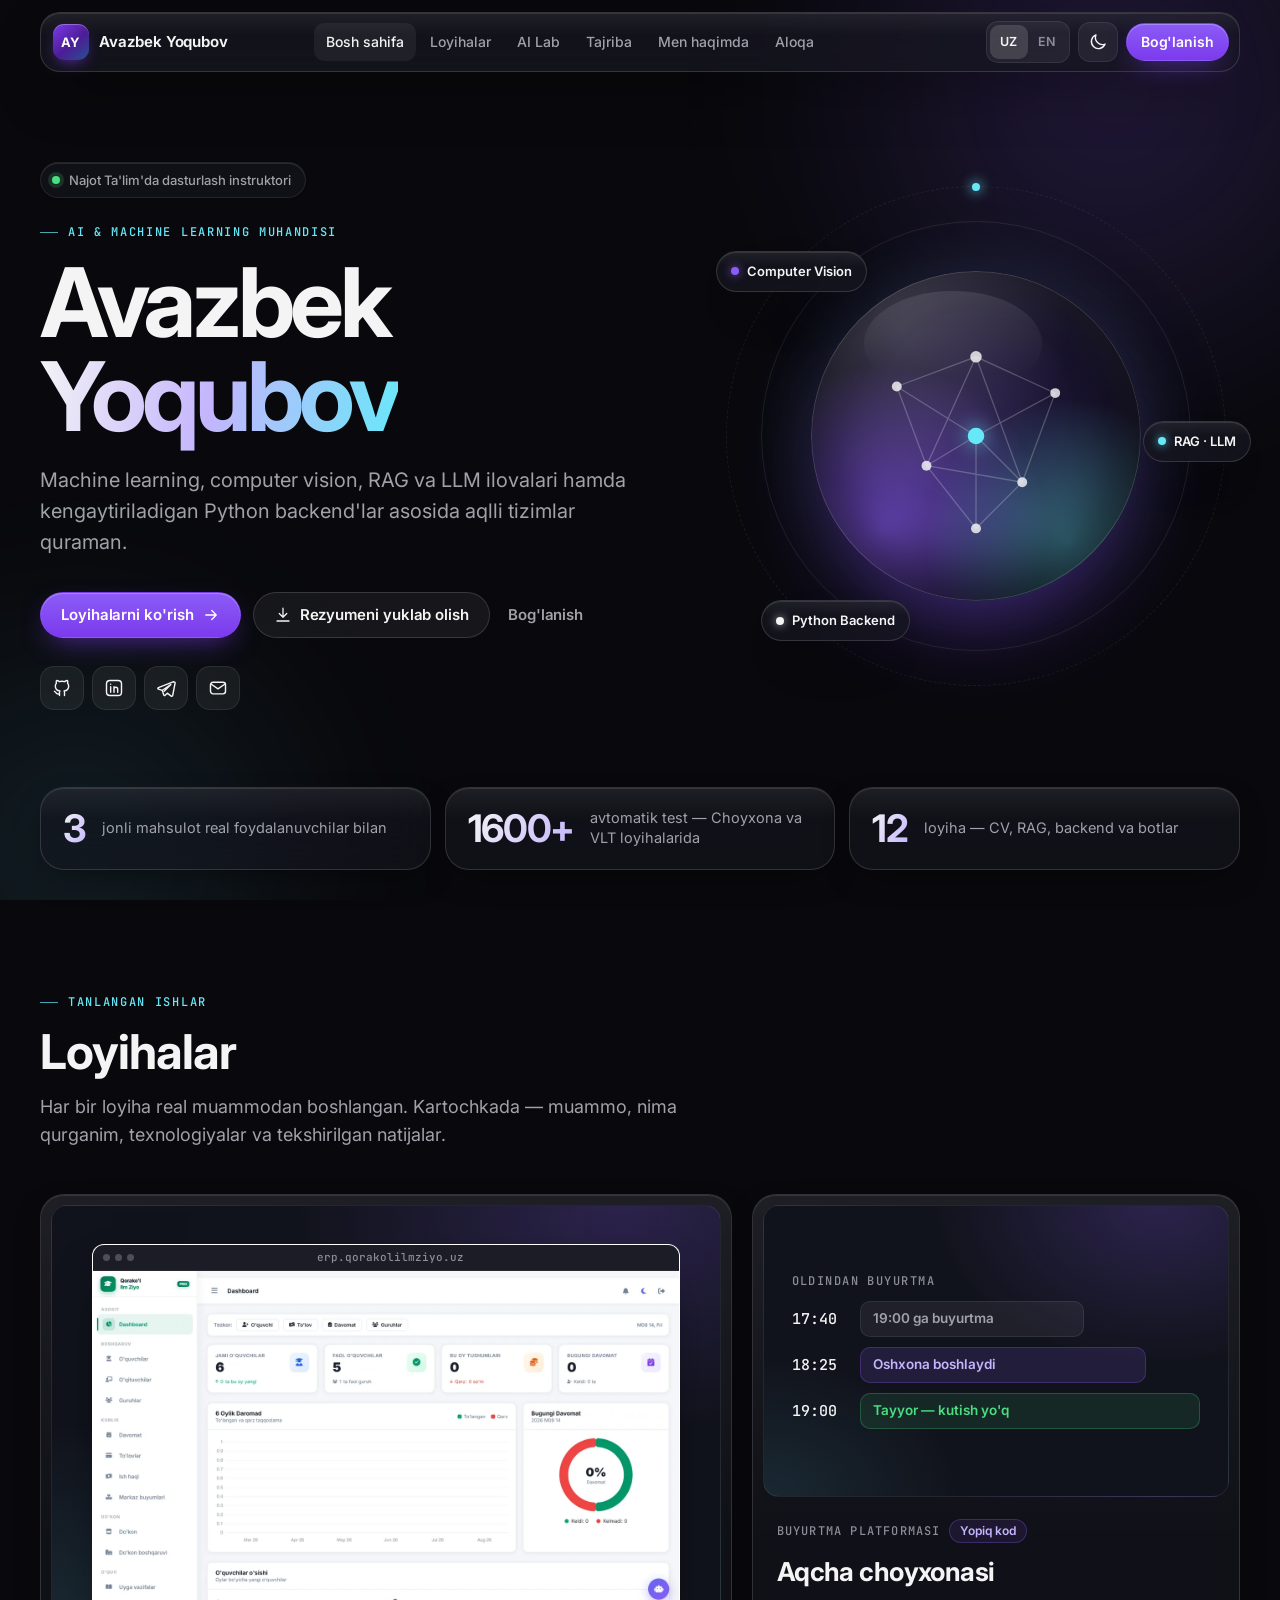
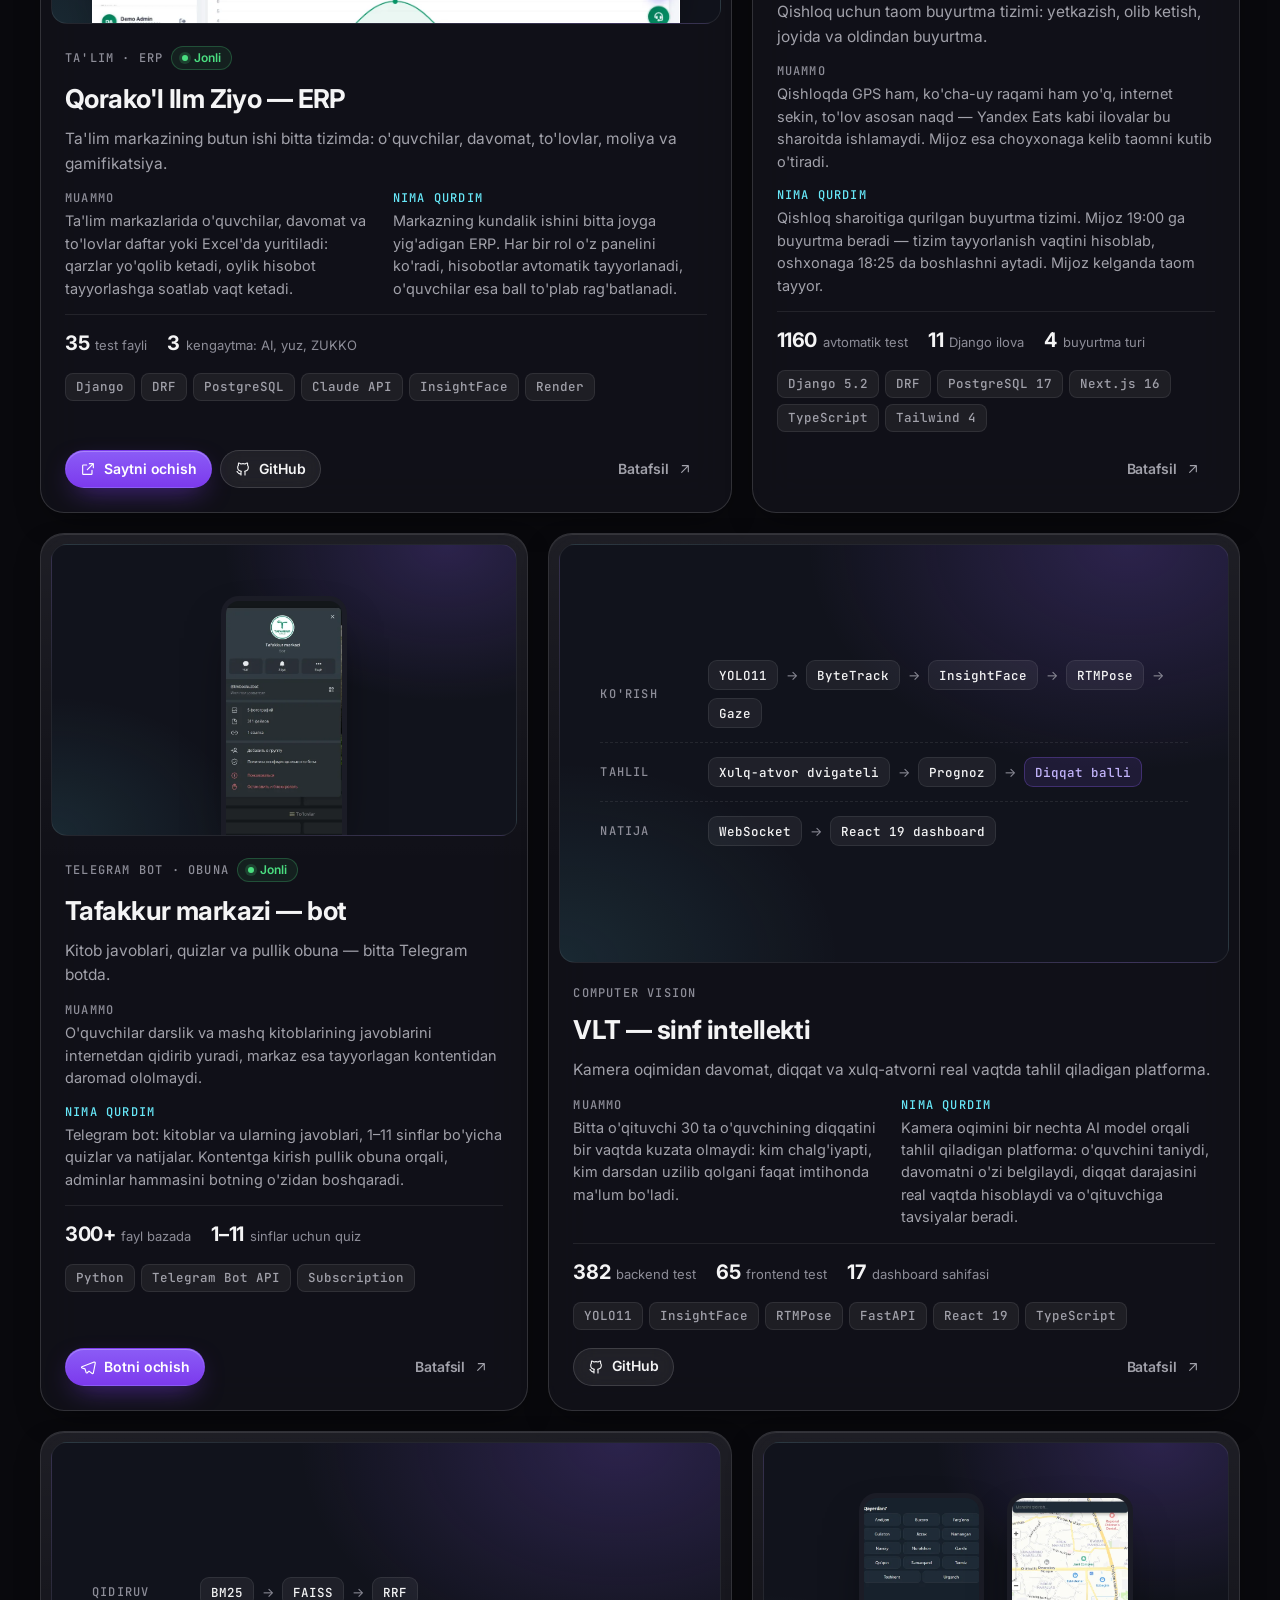
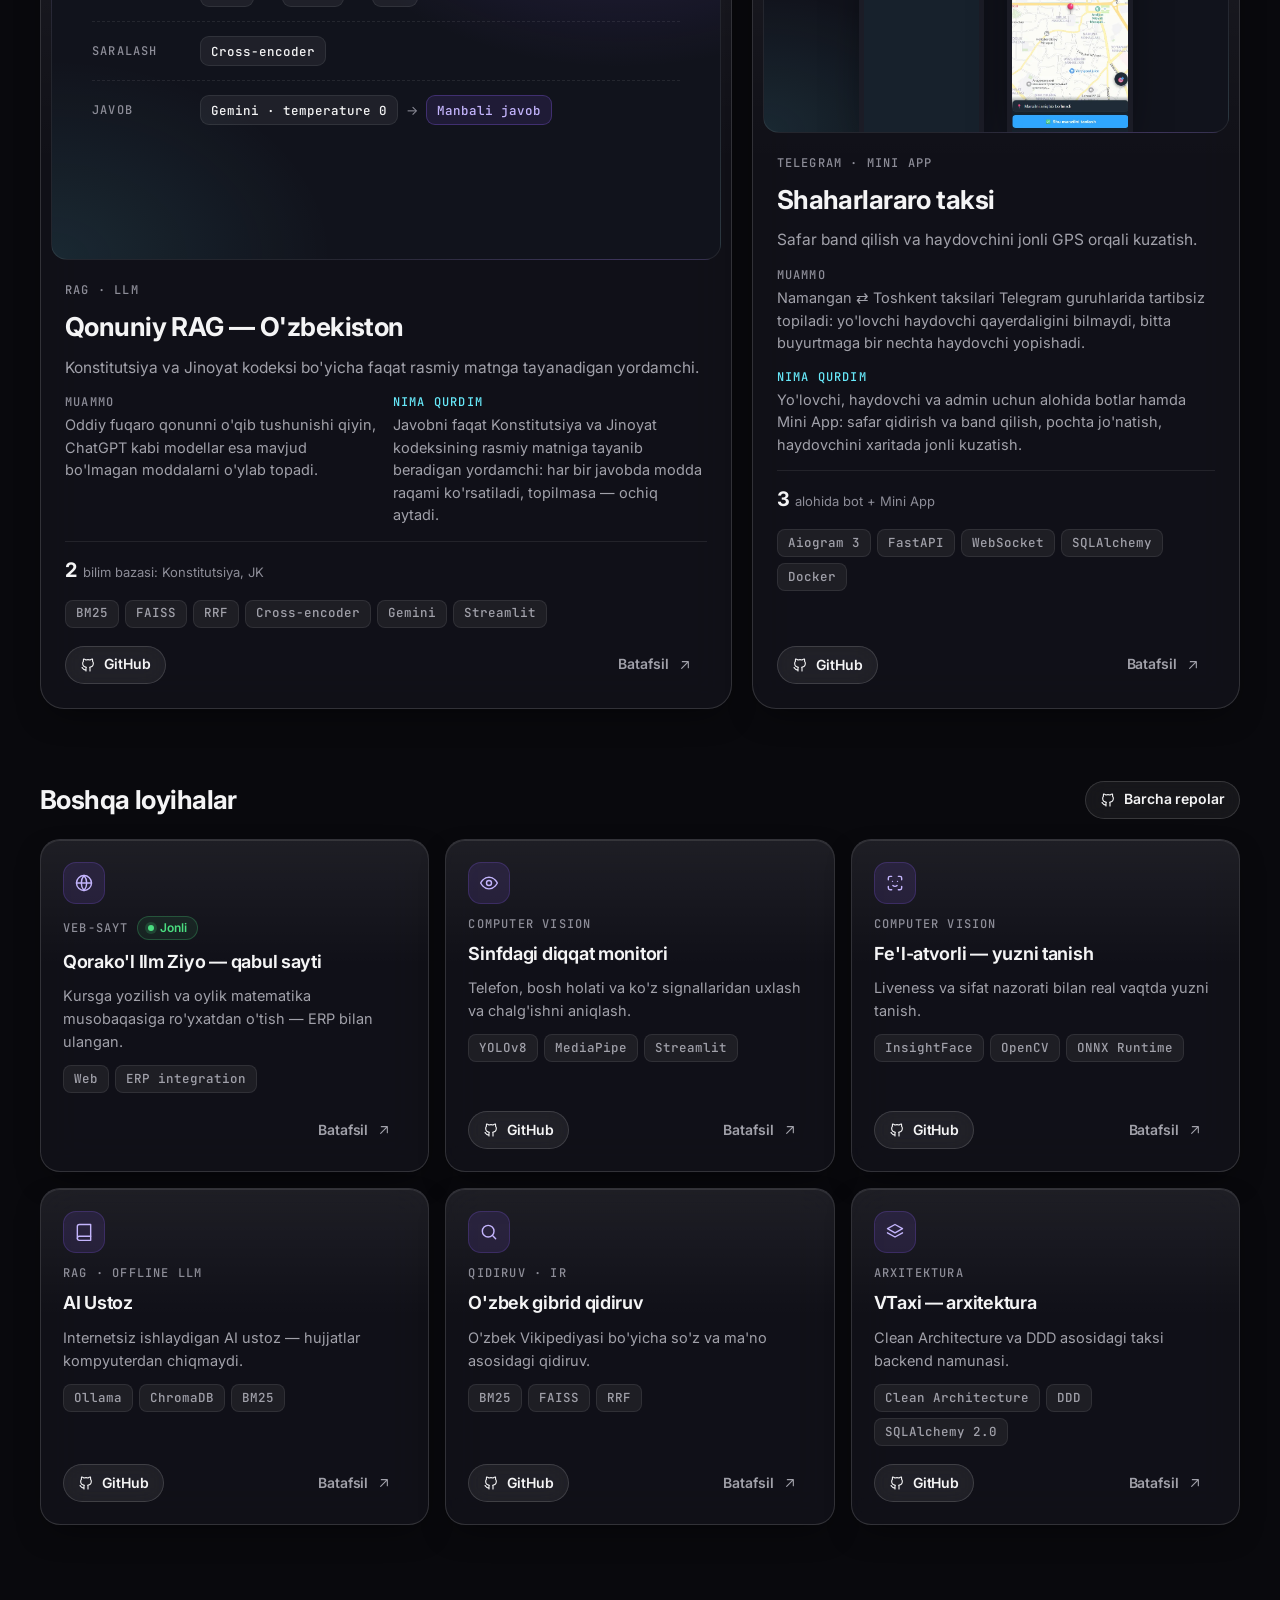
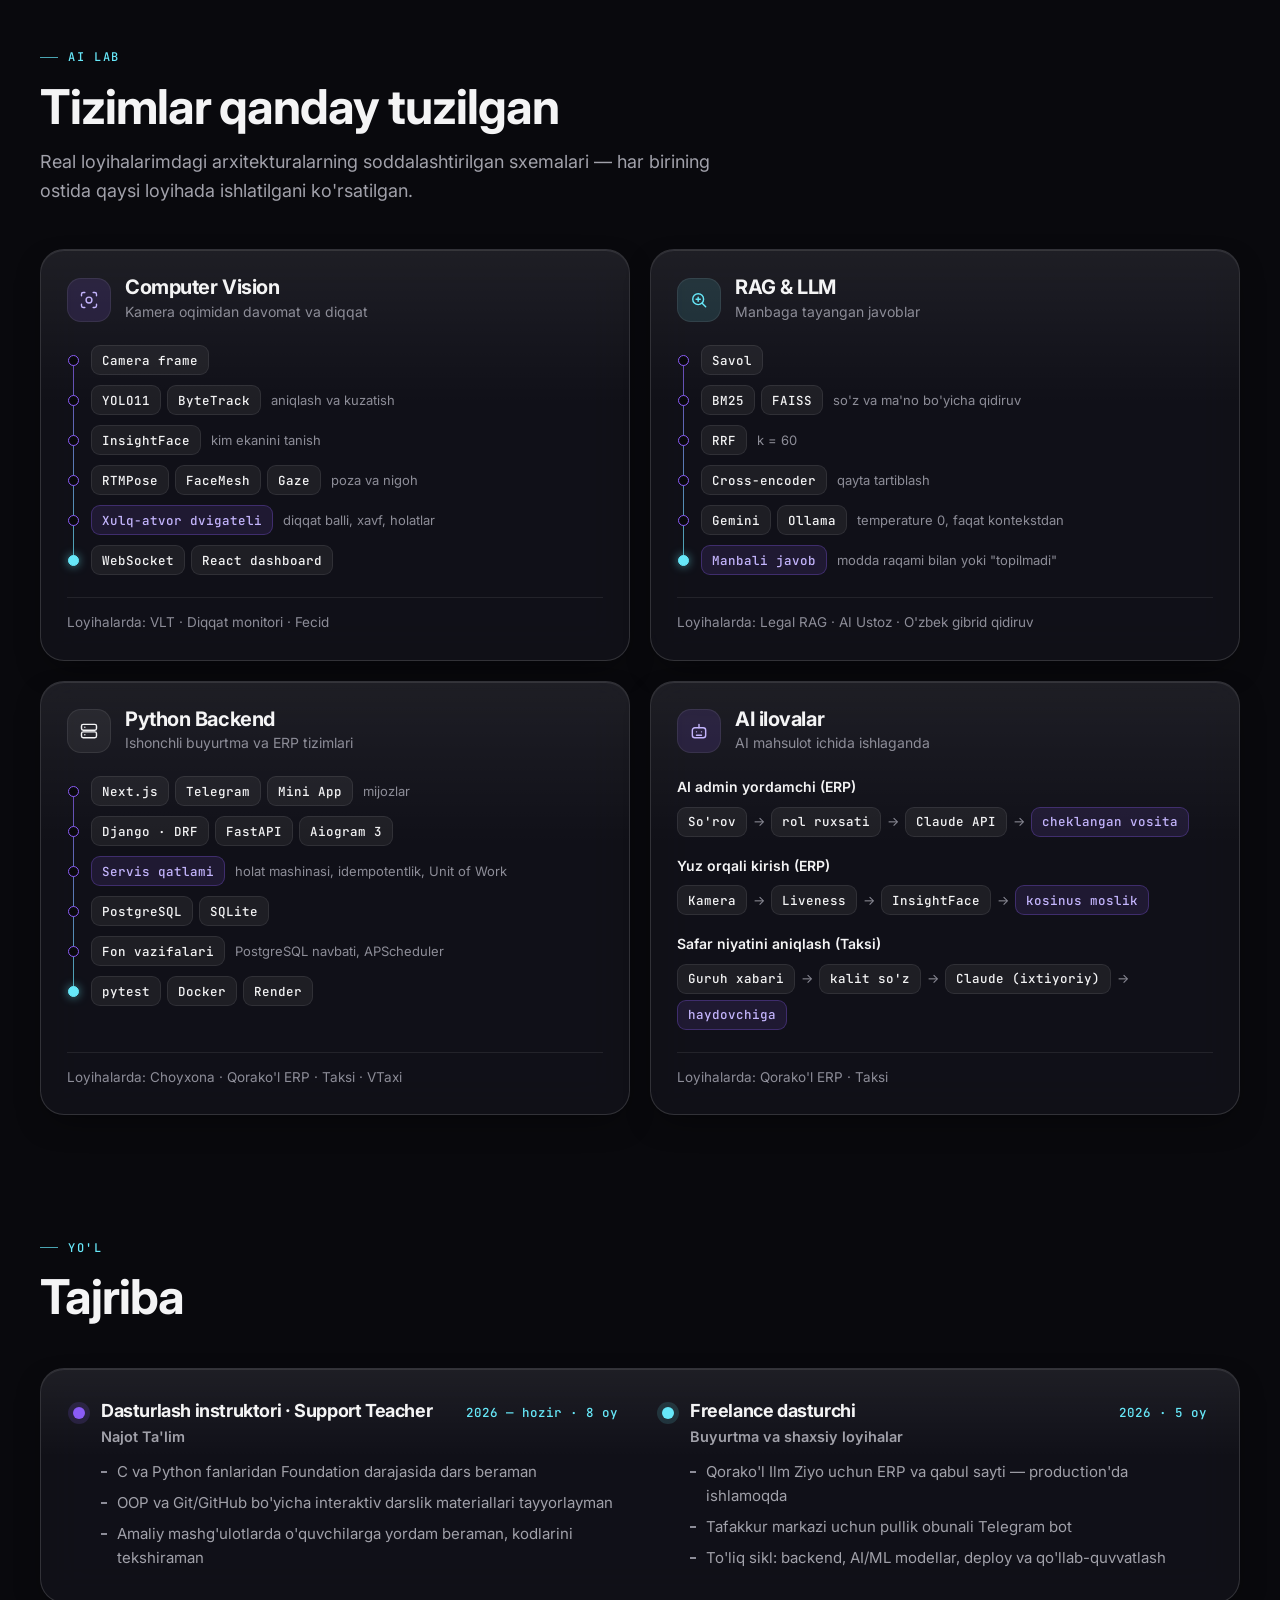
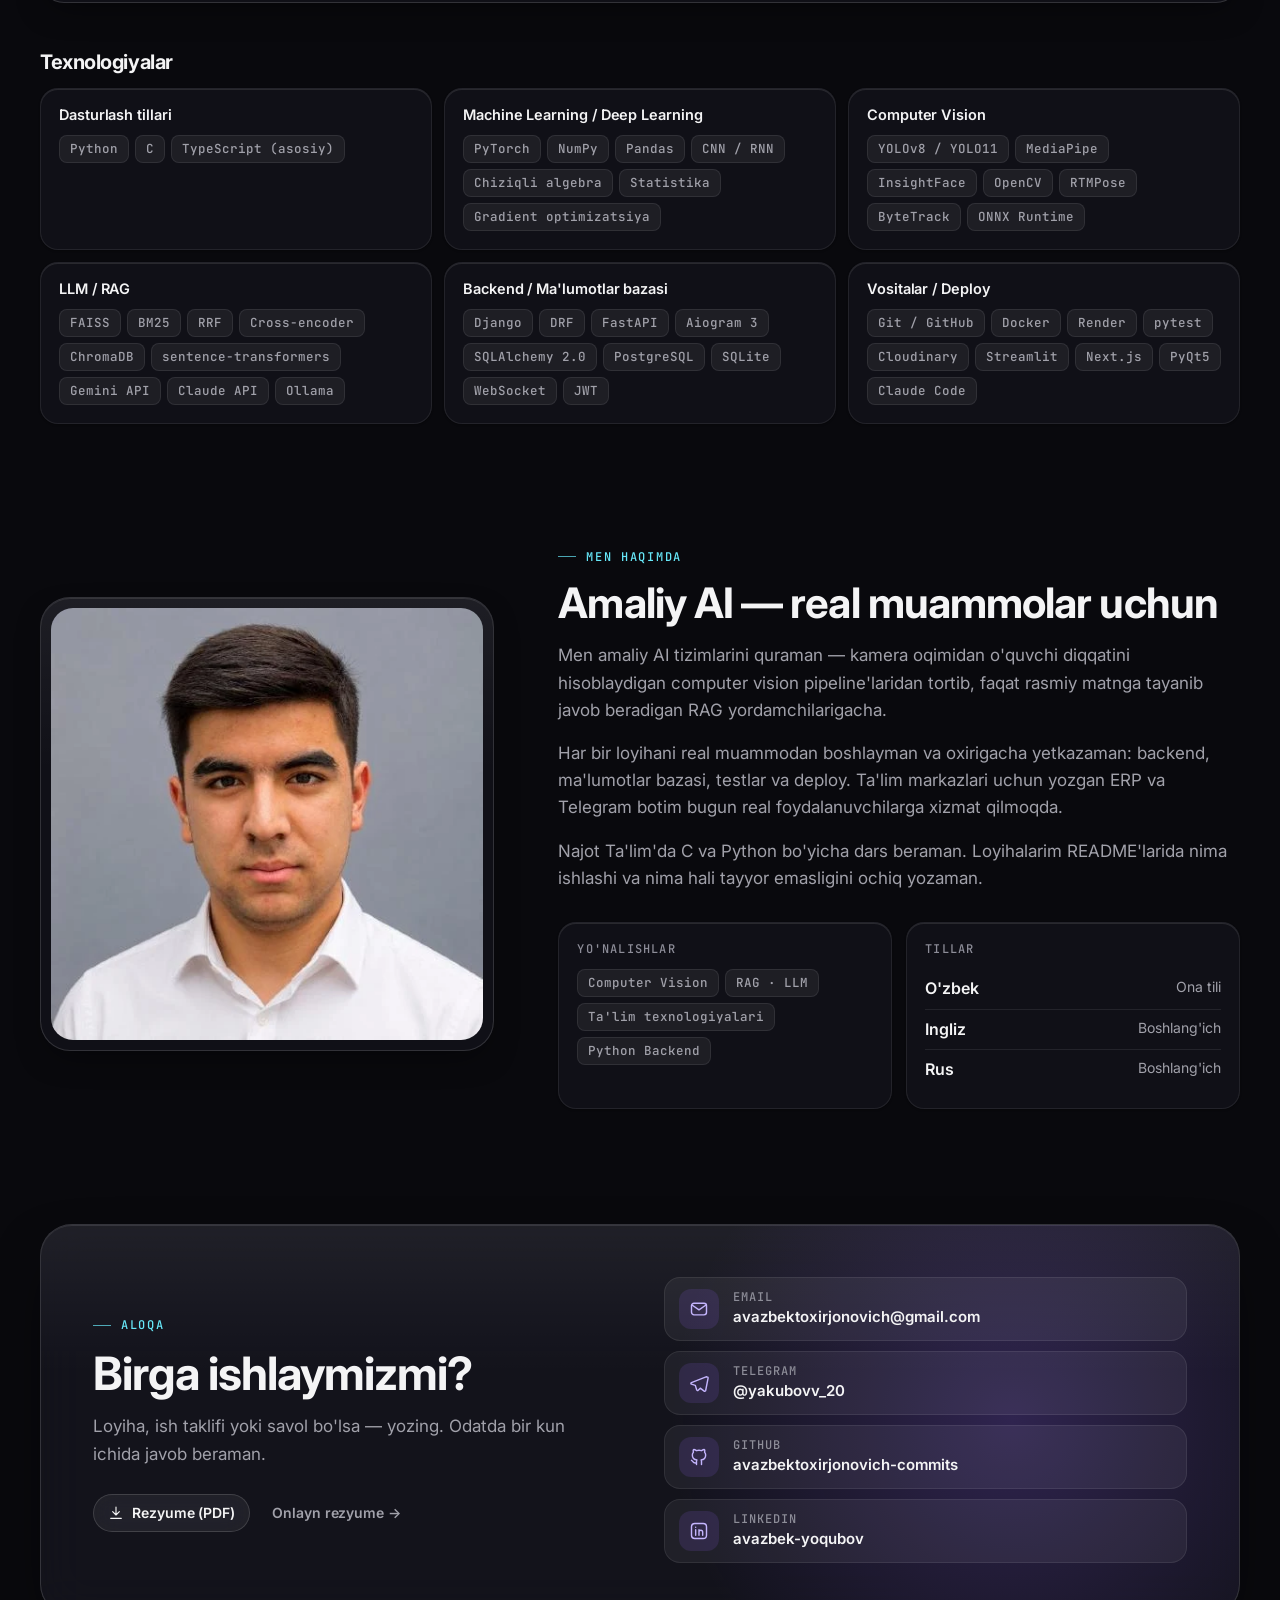
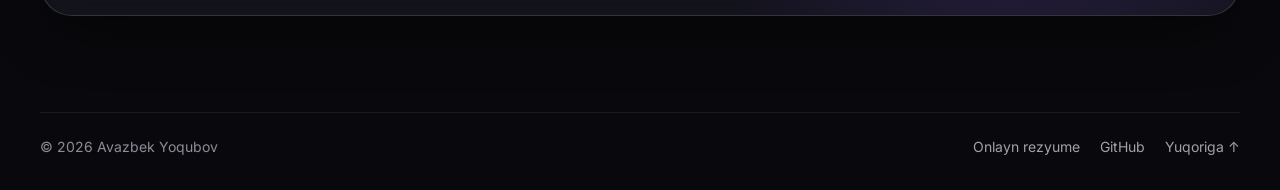
<file: index.html>
<!doctype html>
<html lang="uz" data-theme="dark">
<head>
  <meta charset="utf-8">
  <meta name="viewport" content="width=device-width, initial-scale=1, viewport-fit=cover">
  <title>Avazbek Yoqubov — AI & Machine Learning muhandisi</title>
  <meta name="description" content="Avazbek Yoqubov — AI & ML muhandisi: computer vision, RAG va LLM ilovalari, Python backend. Real loyihalar, tajriba va rezyume.">
  <link rel="canonical" href="https://avazbek.is-a.dev/">
  <meta name="theme-color" content="#09090d">

  <meta property="og:type" content="website">
  <meta property="og:site_name" content="Avazbek Yoqubov">
  <meta property="og:title" content="Avazbek Yoqubov — AI & Machine Learning muhandisi">
  <meta property="og:description" content="Computer vision, RAG va LLM ilovalari, Python backend — g'oyadan production'gacha.">
  <meta property="og:url" content="https://avazbek.is-a.dev/">
  <meta property="og:image" content="https://avazbek.is-a.dev/assets/img/og.jpg">
  <meta property="og:image:width" content="1200">
  <meta property="og:image:height" content="630">
  <meta property="og:locale" content="uz_UZ">
  <meta property="og:locale:alternate" content="en_US">
  <meta name="twitter:card" content="summary_large_image">
  <meta name="twitter:title" content="Avazbek Yoqubov — AI & Machine Learning muhandisi">
  <meta name="twitter:description" content="Computer vision, RAG va LLM ilovalari, Python backend — g'oyadan production'gacha.">
  <meta name="twitter:image" content="https://avazbek.is-a.dev/assets/img/og.jpg">

  <link rel="icon" href="data:image/svg+xml,%3Csvg xmlns='http://www.w3.org/2000/svg' viewBox='0 0 64 64'%3E%3Cdefs%3E%3ClinearGradient id='g' x1='0' y1='0' x2='1' y2='1'%3E%3Cstop offset='0' stop-color='%237c3aed'/%3E%3Cstop offset='1' stop-color='%230e7490'/%3E%3C/linearGradient%3E%3C/defs%3E%3Crect width='64' height='64' rx='16' fill='url(%23g)'/%3E%3Ctext x='32' y='41' font-family='Arial' font-weight='700' font-size='25' text-anchor='middle' fill='white'%3EAY%3C/text%3E%3C/svg%3E">
  <link rel="preconnect" href="https://fonts.googleapis.com">
  <link rel="preconnect" href="https://fonts.gstatic.com" crossorigin>
  <link href="https://fonts.googleapis.com/css2?family=Inter:opsz,wght@14..32,400..700&family=JetBrains+Mono:wght@500&display=swap" rel="stylesheet">
  <link rel="stylesheet" href="assets/css/base.css">
  <link rel="stylesheet" href="assets/css/home.css">

  <script>
    // Mavzu va JS belgisi — chizishdan oldin, "miltillash" bo'lmasin
    (function (d) {
      d.className += ' js';
      try { if (localStorage.getItem('theme') === 'light') d.setAttribute('data-theme', 'light'); } catch (e) {}
    })(document.documentElement);
  </script>

  <script type="application/ld+json">
  {
    "@context": "https://schema.org",
    "@type": "Person",
    "name": "Avazbek Yoqubov",
    "jobTitle": "AI & Machine Learning Engineer",
    "url": "https://avazbek.is-a.dev/",
    "image": "https://avazbek.is-a.dev/assets/img/avazbek.webp",
    "email": "mailto:avazbektoxirjonovich@gmail.com",
    "sameAs": [
      "https://github.com/avazbektoxirjonovich-commits",
      "https://linkedin.com/in/avazbek-yoqubov",
      "https://t.me/yakubovv_20"
    ],
    "knowsAbout": ["Machine Learning", "Computer Vision", "Retrieval-Augmented Generation", "Python", "Django", "FastAPI"]
  }
  </script>
</head>
<body data-title-key="meta.title">
  <a class="skip-link" href="#main" data-i18n="a11y.skip">Asosiy qismga o'tish</a>
  <div class="ambient" aria-hidden="true"></div>

  <!-- ================= NAVBAR ================= -->
  <header class="site-header">
    <nav class="nav glass-strong" aria-label="Asosiy menyu" data-i18n-attr="aria-label:a11y.nav">
      <a class="brand" href="#home" aria-label="Avazbek Yoqubov — bosh sahifa" data-i18n-attr="aria-label:a11y.brand">
        <span class="brand-mark" aria-hidden="true">AY</span>
        <span class="brand-name">Avazbek Yoqubov</span>
      </a>

      <ul class="nav-links">
        <li><a href="#home" data-i18n="nav.home">Bosh sahifa</a></li>
        <li><a href="#projects" data-i18n="nav.projects">Loyihalar</a></li>
        <li><a href="#ai-lab" data-i18n="nav.lab">AI Lab</a></li>
        <li><a href="#experience" data-i18n="nav.experience">Tajriba</a></li>
        <li><a href="#about" data-i18n="nav.about">Men haqimda</a></li>
        <li><a href="#contact" data-i18n="nav.contact">Aloqa</a></li>
      </ul>

      <div class="nav-actions">
        <div class="lang-switch" role="group" aria-label="Til / Language">
          <button type="button" data-lang="uz" aria-pressed="true">UZ</button>
          <button type="button" data-lang="en" aria-pressed="false">EN</button>
        </div>
        <button type="button" class="icon-btn theme-btn" data-theme-toggle aria-label="Yorug' mavzuga o'tish" data-i18n-attr="aria-label:a11y.themeToLight">
          <svg class="ico i-moon" viewBox="0 0 24 24" aria-hidden="true"><path d="M20.5 14.5A8.5 8.5 0 0 1 9.5 3.5a8.5 8.5 0 1 0 11 11z"/></svg>
          <svg class="ico i-sun" viewBox="0 0 24 24" aria-hidden="true"><circle cx="12" cy="12" r="4.2"/><path d="M12 2.5v2M12 19.5v2M4.6 4.6 6 6M18 18l1.4 1.4M2.5 12h2M19.5 12h2M4.6 19.4 6 18M18 6l1.4-1.4"/></svg>
        </button>
        <a class="btn btn-primary btn-sm nav-cta" href="#contact" data-i18n="nav.cta">Bog'lanish</a>
        <button type="button" class="icon-btn menu-btn" aria-expanded="false" aria-controls="mobileMenu" aria-label="Menyuni ochish" data-i18n-attr="aria-label:a11y.menu">
          <svg class="ico i-open" viewBox="0 0 24 24" aria-hidden="true"><path d="M4 7h16M4 12h16M4 17h16"/></svg>
          <svg class="ico i-close" viewBox="0 0 24 24" aria-hidden="true"><path d="M6 6l12 12M18 6 6 18"/></svg>
        </button>
      </div>
    </nav>

    <div class="mobile-menu glass-strong" id="mobileMenu" hidden>
      <ul>
        <li><a href="#home" data-i18n="nav.home">Bosh sahifa</a></li>
        <li><a href="#projects" data-i18n="nav.projects">Loyihalar</a></li>
        <li><a href="#ai-lab" data-i18n="nav.lab">AI Lab</a></li>
        <li><a href="#experience" data-i18n="nav.experience">Tajriba</a></li>
        <li><a href="#about" data-i18n="nav.about">Men haqimda</a></li>
        <li><a href="#contact" data-i18n="nav.contact">Aloqa</a></li>
      </ul>
      <div class="menu-cta">
        <a class="btn btn-primary" href="#contact" data-i18n="nav.cta">Bog'lanish</a>
      </div>
    </div>
  </header>

  <main id="main">
    <!-- ================= HERO ================= -->
    <section class="hero" id="home" aria-labelledby="hero-title">
      <div class="container hero-grid">
        <div class="hero-copy">
          <p class="hero-status glass">
            <span class="status-dot" aria-hidden="true"></span>
            <span data-i18n="hero.status">Najot Ta'lim'da dasturlash instruktori</span>
          </p>
          <p class="eyebrow" data-i18n="hero.eyebrow">AI &amp; Machine Learning muhandisi</p>
          <h1 id="hero-title" class="hero-title">Avazbek <span class="grad">Yoqubov</span></h1>
          <p class="hero-lead" data-i18n="hero.lead">Machine learning, computer vision, RAG va LLM ilovalari hamda kengaytiriladigan Python backend'lar asosida aqlli tizimlar quraman.</p>

          <div class="hero-ctas">
            <a class="btn btn-primary" href="#projects">
              <span data-i18n="hero.ctaProjects">Loyihalarni ko'rish</span>
              <svg class="ico" viewBox="0 0 24 24" aria-hidden="true"><path d="M5 12h14M13 6l6 6-6 6"/></svg>
            </a>
            <a class="btn btn-glass" href="assets/Avazbek_Yoqubov_Rezyume.pdf" download="Avazbek_Yoqubov_Rezyume.pdf" type="application/pdf">
              <svg class="ico" viewBox="0 0 24 24" aria-hidden="true"><path d="M12 3v12M7 10l5 5 5-5M4 20h16"/></svg>
              <span data-i18n="hero.ctaResume">Rezyumeni yuklab olish</span>
            </a>
            <a class="btn btn-text" href="#contact" data-i18n="hero.ctaContact">Bog'lanish</a>
          </div>

          <ul class="hero-social" aria-label="Ijtimoiy tarmoqlar" data-i18n-attr="aria-label:a11y.social">
            <li><a class="icon-btn" href="https://github.com/avazbektoxirjonovich-commits" target="_blank" rel="noopener" aria-label="GitHub">
              <svg class="ico" viewBox="0 0 24 24" aria-hidden="true"><path d="M9 19c-4.3 1.4-4.3-2.5-6-3m12 5v-3.5c0-1 .1-1.4-.5-2 2.8-.3 5.5-1.4 5.5-6a4.6 4.6 0 0 0-1.3-3.2 4.2 4.2 0 0 0-.1-3.2s-1.1-.3-3.5 1.3a12.3 12.3 0 0 0-6.2 0C6.5 2.8 5.4 3.1 5.4 3.1a4.2 4.2 0 0 0-.1 3.2A4.6 4.6 0 0 0 4 9.5c0 4.6 2.7 5.7 5.5 6-.6.6-.6 1.2-.5 2V21"/></svg></a></li>
            <li><a class="icon-btn" href="https://linkedin.com/in/avazbek-yoqubov" target="_blank" rel="noopener" aria-label="LinkedIn">
              <svg class="ico" viewBox="0 0 24 24" aria-hidden="true"><rect x="3" y="3" width="18" height="18" rx="4"/><path d="M8 10.5V17M8 7.5v.01M12 17v-3.8a2.2 2.2 0 0 1 4.4 0V17M12 10.5V17"/></svg></a></li>
            <li><a class="icon-btn" href="https://t.me/yakubovv_20" target="_blank" rel="noopener" aria-label="Telegram">
              <svg class="ico" viewBox="0 0 24 24" aria-hidden="true"><path d="M21.2 4.4 2.9 11.5c-.9.4-.9 1.6.1 1.9l4.5 1.4 1.7 5.4c.3.8 1.2 1 1.8.4l2.5-2.4 4.7 3.5c.7.5 1.6.1 1.8-.7l2.9-14.9c.2-1-.8-1.7-1.7-1.3z"/><path d="m7.6 14.7 10.2-6.9-8 8.2"/></svg></a></li>
            <li><a class="icon-btn" href="mailto:avazbektoxirjonovich@gmail.com" aria-label="Email">
              <svg class="ico" viewBox="0 0 24 24" aria-hidden="true"><rect x="3" y="5" width="18" height="14" rx="3"/><path d="m4 7.5 8 5.5 8-5.5"/></svg></a></li>
          </ul>
        </div>

        <!-- Abstrakt vizual: faqat CSS, bezak -->
        <div class="hero-visual" aria-hidden="true">
          <div class="orb-stage">
            <div class="orb-halo"></div>
            <div class="orb-ring orb-ring-1"></div>
            <div class="orb-ring orb-ring-2"><span class="orb-satellite"></span></div>
            <div class="orb">
              <svg class="orb-net" viewBox="0 0 200 200">
                <g class="net-lines">
                  <path d="M52 70 100 52 148 74M52 70 70 118 100 52M70 118 128 128 148 74M100 52 128 128M70 118 100 156 128 128M52 70 100 100 148 74M100 100 70 118M100 100 128 128M100 100 100 156"/>
                </g>
                <g class="net-nodes">
                  <circle cx="52" cy="70" r="3"/><circle cx="100" cy="52" r="3.5"/><circle cx="148" cy="74" r="3"/>
                  <circle cx="70" cy="118" r="3"/><circle cx="128" cy="128" r="3"/><circle cx="100" cy="156" r="3"/>
                  <circle class="hub" cx="100" cy="100" r="5"/>
                </g>
              </svg>
              <span class="orb-sheen"></span>
            </div>
            <div class="float-chip glass-strong chip-cv"><span class="dot dot-violet"></span>Computer Vision</div>
            <div class="float-chip glass-strong chip-rag"><span class="dot dot-cyan"></span>RAG · LLM</div>
            <div class="float-chip glass-strong chip-py"><span class="dot dot-white"></span>Python Backend</div>
          </div>
        </div>
      </div>

      <div class="container">
        <ul class="hero-facts">
          <li class="fact glass-md reveal"><strong>3</strong><span data-i18n="hero.fact1">jonli mahsulot real foydalanuvchilar bilan</span></li>
          <li class="fact glass-md reveal"><strong>1600+</strong><span data-i18n="hero.fact2">avtomatik test — Choyxona va VLT loyihalarida</span></li>
          <li class="fact glass-md reveal"><strong>12</strong><span data-i18n="hero.fact3">loyiha — CV, RAG, backend va botlar</span></li>
        </ul>
      </div>
    </section>

    <!-- ================= LOYIHALAR ================= -->
    <section class="section" id="projects" aria-labelledby="projects-title">
      <div class="container">
        <header class="section-head reveal">
          <p class="eyebrow" data-i18n="projects.eyebrow">Tanlangan ishlar</p>
          <h2 id="projects-title" data-i18n="projects.title">Loyihalar</h2>
          <p data-i18n="projects.lead">Har bir loyiha real muammodan boshlangan. Kartochkada — muammo, nima qurganim, texnologiyalar va tekshirilgan natijalar.</p>
        </header>
        <div class="projects-grid" id="featuredProjects"></div>

        <div class="more-head reveal">
          <h3 data-i18n="projects.moreTitle">Boshqa loyihalar</h3>
          <a class="btn btn-glass btn-sm" href="https://github.com/avazbektoxirjonovich-commits?tab=repositories" target="_blank" rel="noopener">
            <svg class="ico" viewBox="0 0 24 24" aria-hidden="true"><path d="M9 19c-4.3 1.4-4.3-2.5-6-3m12 5v-3.5c0-1 .1-1.4-.5-2 2.8-.3 5.5-1.4 5.5-6a4.6 4.6 0 0 0-1.3-3.2 4.2 4.2 0 0 0-.1-3.2s-1.1-.3-3.5 1.3a12.3 12.3 0 0 0-6.2 0C6.5 2.8 5.4 3.1 5.4 3.1a4.2 4.2 0 0 0-.1 3.2A4.6 4.6 0 0 0 4 9.5c0 4.6 2.7 5.7 5.5 6-.6.6-.6 1.2-.5 2V21"/></svg>
            <span data-i18n="projects.allRepos">Barcha repolar</span>
          </a>
        </div>
        <div class="more-grid" id="moreProjects"></div>
      </div>
    </section>

    <!-- ================= AI LAB ================= -->
    <section class="section" id="ai-lab" aria-labelledby="lab-title">
      <div class="container">
        <header class="section-head reveal">
          <p class="eyebrow">AI Lab</p>
          <h2 id="lab-title" data-i18n="lab.title">Tizimlar qanday tuzilgan</h2>
          <p data-i18n="lab.lead">Real loyihalarimdagi arxitekturalarning soddalashtirilgan sxemalari — har birining ostida qaysi loyihada ishlatilgani ko'rsatilgan.</p>
        </header>

        <div class="lab-grid">
          <!-- Computer Vision -->
          <article class="lab-panel glass-md reveal">
            <header class="lab-head">
              <span class="lab-ico lab-ico-violet" aria-hidden="true"><svg class="ico" viewBox="0 0 24 24"><path d="M3 7V5a2 2 0 0 1 2-2h2M17 3h2a2 2 0 0 1 2 2v2M21 17v2a2 2 0 0 1-2 2h-2M7 21H5a2 2 0 0 1-2-2v-2"/><circle cx="12" cy="12" r="3.5"/></svg></span>
              <div>
                <h3>Computer Vision</h3>
                <p class="lab-sub" data-i18n="lab.cv.sub">Kamera oqimidan davomat va diqqat</p>
              </div>
            </header>
            <ol class="flow">
              <li><span class="node">Camera frame</span></li>
              <li><span class="node">YOLO11</span><span class="node">ByteTrack</span><small data-i18n="lab.cv.s1">aniqlash va kuzatish</small></li>
              <li><span class="node">InsightFace</span><small data-i18n="lab.cv.s2">kim ekanini tanish</small></li>
              <li><span class="node">RTMPose</span><span class="node">FaceMesh</span><span class="node">Gaze</span><small data-i18n="lab.cv.s3">poza va nigoh</small></li>
              <li><span class="node node-accent" data-i18n="lab.cv.s4">Xulq-atvor dvigateli</span><small data-i18n="lab.cv.s4b">diqqat balli, xavf, holatlar</small></li>
              <li><span class="node">WebSocket</span><span class="node">React dashboard</span></li>
            </ol>
            <p class="lab-used"><span data-i18n="lab.usedIn">Loyihalarda:</span> VLT · <span data-i18n="lab.cv.used2">Diqqat monitori</span> · Fecid</p>
          </article>

          <!-- RAG & LLM -->
          <article class="lab-panel glass-md reveal">
            <header class="lab-head">
              <span class="lab-ico lab-ico-cyan" aria-hidden="true"><svg class="ico" viewBox="0 0 24 24"><circle cx="11" cy="11" r="6.5"/><path d="m20 20-4.2-4.2M8.5 11h5M11 8.5v5"/></svg></span>
              <div>
                <h3>RAG &amp; LLM</h3>
                <p class="lab-sub" data-i18n="lab.rag.sub">Manbaga tayangan javoblar</p>
              </div>
            </header>
            <ol class="flow">
              <li><span class="node" data-i18n="lab.rag.s0">Savol</span></li>
              <li><span class="node">BM25</span><span class="node">FAISS</span><small data-i18n="lab.rag.s1">so'z va ma'no bo'yicha qidiruv</small></li>
              <li><span class="node">RRF</span><small>k = 60</small></li>
              <li><span class="node">Cross-encoder</span><small data-i18n="lab.rag.s2">qayta tartiblash</small></li>
              <li><span class="node">Gemini</span><span class="node">Ollama</span><small data-i18n="lab.rag.s3">temperature 0, faqat kontekstdan</small></li>
              <li><span class="node node-accent" data-i18n="lab.rag.s4">Manbali javob</span><small data-i18n="lab.rag.s4b">modda raqami bilan yoki "topilmadi"</small></li>
            </ol>
            <p class="lab-used"><span data-i18n="lab.usedIn">Loyihalarda:</span> Legal RAG · AI Ustoz · <span data-i18n="lab.rag.used3">O'zbek gibrid qidiruv</span></p>
          </article>

          <!-- Python backend -->
          <article class="lab-panel glass-md reveal">
            <header class="lab-head">
              <span class="lab-ico lab-ico-white" aria-hidden="true"><svg class="ico" viewBox="0 0 24 24"><rect x="3" y="4" width="18" height="7" rx="2"/><rect x="3" y="13" width="18" height="7" rx="2"/><path d="M7 7.5h.01M7 16.5h.01"/></svg></span>
              <div>
                <h3>Python Backend</h3>
                <p class="lab-sub" data-i18n="lab.be.sub">Ishonchli buyurtma va ERP tizimlari</p>
              </div>
            </header>
            <ol class="flow">
              <li><span class="node">Next.js</span><span class="node">Telegram</span><span class="node">Mini App</span><small data-i18n="lab.be.s0">mijozlar</small></li>
              <li><span class="node">Django · DRF</span><span class="node">FastAPI</span><span class="node">Aiogram 3</span></li>
              <li><span class="node node-accent" data-i18n="lab.be.s2">Servis qatlami</span><small data-i18n="lab.be.s2b">holat mashinasi, idempotentlik, Unit of Work</small></li>
              <li><span class="node">PostgreSQL</span><span class="node">SQLite</span></li>
              <li><span class="node" data-i18n="lab.be.s4">Fon vazifalari</span><small data-i18n="lab.be.s4b">PostgreSQL navbati, APScheduler</small></li>
              <li><span class="node">pytest</span><span class="node">Docker</span><span class="node">Render</span></li>
            </ol>
            <p class="lab-used"><span data-i18n="lab.usedIn">Loyihalarda:</span> Choyxona · <span>Qorako'l ERP</span> · <span data-i18n="lab.be.used3">Taksi</span> · VTaxi</p>
          </article>

          <!-- AI-powered apps -->
          <article class="lab-panel glass-md reveal">
            <header class="lab-head">
              <span class="lab-ico lab-ico-violet" aria-hidden="true"><svg class="ico" viewBox="0 0 24 24"><rect x="4" y="8" width="16" height="12" rx="3"/><path d="M12 4v4M9 13h.01M15 13h.01M9 17h6"/></svg></span>
              <div>
                <h3 data-i18n="lab.apps.title">AI ilovalar</h3>
                <p class="lab-sub" data-i18n="lab.apps.sub">AI mahsulot ichida ishlaganda</p>
              </div>
            </header>
            <ul class="mini-flows">
              <li>
                <p class="mf-title" data-i18n="lab.apps.f1">AI admin yordamchi (ERP)</p>
                <div class="mf-row"><span class="node" data-i18n="lab.apps.f1a">So'rov</span><span class="arrow" aria-hidden="true">→</span><span class="node" data-i18n="lab.apps.f1b">rol ruxsati</span><span class="arrow" aria-hidden="true">→</span><span class="node">Claude API</span><span class="arrow" aria-hidden="true">→</span><span class="node node-accent" data-i18n="lab.apps.f1c">cheklangan vosita</span></div>
              </li>
              <li>
                <p class="mf-title" data-i18n="lab.apps.f2">Yuz orqali kirish (ERP)</p>
                <div class="mf-row"><span class="node" data-i18n="lab.apps.f2a">Kamera</span><span class="arrow" aria-hidden="true">→</span><span class="node">Liveness</span><span class="arrow" aria-hidden="true">→</span><span class="node">InsightFace</span><span class="arrow" aria-hidden="true">→</span><span class="node node-accent" data-i18n="lab.apps.f2b">kosinus moslik</span></div>
              </li>
              <li>
                <p class="mf-title" data-i18n="lab.apps.f3">Safar niyatini aniqlash (Taksi)</p>
                <div class="mf-row"><span class="node" data-i18n="lab.apps.f3a">Guruh xabari</span><span class="arrow" aria-hidden="true">→</span><span class="node" data-i18n="lab.apps.f3b">kalit so'z</span><span class="arrow" aria-hidden="true">→</span><span class="node" data-i18n="lab.apps.f3c">Claude (ixtiyoriy)</span><span class="arrow" aria-hidden="true">→</span><span class="node node-accent" data-i18n="lab.apps.f3d">haydovchiga</span></div>
              </li>
            </ul>
            <p class="lab-used"><span data-i18n="lab.usedIn">Loyihalarda:</span> <span>Qorako'l ERP</span> · <span data-i18n="lab.be.used3">Taksi</span></p>
          </article>
        </div>
      </div>
    </section>

    <!-- ================= TAJRIBA + KO'NIKMALAR ================= -->
    <section class="section" id="experience" aria-labelledby="exp-title">
      <div class="container">
        <header class="section-head reveal">
          <p class="eyebrow" data-i18n="exp.eyebrow">Yo'l</p>
          <h2 id="exp-title" data-i18n="exp.title">Tajriba</h2>
        </header>

        <div class="exp-grid">
          <ol class="timeline glass-md reveal">
            <li class="tl-item">
              <div class="tl-head">
                <h3 data-i18n="exp.j1.role">Dasturlash instruktori · Support Teacher</h3>
                <span class="tl-time" data-i18n="exp.j1.time">2026 — hozir · 8 oy</span>
              </div>
              <p class="tl-org">Najot Ta'lim</p>
              <ul class="tl-points">
                <li data-i18n="exp.j1.b1">C va Python fanlaridan Foundation darajasida dars beraman</li>
                <li data-i18n="exp.j1.b2">OOP va Git/GitHub bo'yicha interaktiv darslik materiallari tayyorlayman</li>
                <li data-i18n="exp.j1.b3">Amaliy mashg'ulotlarda o'quvchilarga yordam beraman, kodlarini tekshiraman</li>
              </ul>
            </li>
            <li class="tl-item">
              <div class="tl-head">
                <h3 data-i18n="exp.j2.role">Freelance dasturchi</h3>
                <span class="tl-time" data-i18n="exp.j2.time">2026 · 5 oy</span>
              </div>
              <p class="tl-org" data-i18n="exp.j2.org">Buyurtma va shaxsiy loyihalar</p>
              <ul class="tl-points">
                <li data-i18n="exp.j2.b1">Qorako'l Ilm Ziyo uchun ERP va qabul sayti — production'da ishlamoqda</li>
                <li data-i18n="exp.j2.b2">Tafakkur markazi uchun pullik obunali Telegram bot</li>
                <li data-i18n="exp.j2.b3">To'liq sikl: backend, AI/ML modellar, deploy va qo'llab-quvvatlash</li>
              </ul>
            </li>
          </ol>

          <div class="skills" aria-labelledby="skills-title">
            <h3 class="skills-title" id="skills-title" data-i18n="skills.title">Texnologiyalar</h3>
            <div class="skills-grid" id="skillsGrid"></div>
          </div>
        </div>
      </div>
    </section>

    <!-- ================= MEN HAQIMDA ================= -->
    <section class="section" id="about" aria-labelledby="about-title">
      <div class="container about-grid">
        <figure class="portrait glass-md reveal">
          <img src="assets/img/avazbek.webp" width="460" height="460" loading="lazy" decoding="async" alt="Avazbek Yoqubov portreti" data-i18n-attr="alt:about.photoAlt">
        </figure>
        <div class="about-copy reveal">
          <p class="eyebrow" data-i18n="about.eyebrow">Men haqimda</p>
          <h2 id="about-title" data-i18n="about.title">Amaliy AI — real muammolar uchun</h2>
          <p data-i18n="about.p1">Men amaliy AI tizimlarini quraman — kamera oqimidan o'quvchi diqqatini hisoblaydigan computer vision pipeline'laridan tortib, faqat rasmiy matnga tayanib javob beradigan RAG yordamchilarigacha.</p>
          <p data-i18n="about.p2">Har bir loyihani real muammodan boshlayman va oxirigacha yetkazaman: backend, ma'lumotlar bazasi, testlar va deploy. Ta'lim markazlari uchun yozgan ERP va Telegram botim bugun real foydalanuvchilarga xizmat qilmoqda.</p>
          <p data-i18n="about.p3">Najot Ta'lim'da C va Python bo'yicha dars beraman. Loyihalarim README'larida nima ishlashi va nima hali tayyor emasligini ochiq yozaman.</p>

          <div class="about-meta">
            <div class="meta-block glass">
              <h3 data-i18n="about.focusTitle">Yo'nalishlar</h3>
              <ul class="chips">
                <li class="chip">Computer Vision</li>
                <li class="chip">RAG · LLM</li>
                <li class="chip" data-i18n="about.focus3">Ta'lim texnologiyalari</li>
                <li class="chip">Python Backend</li>
              </ul>
            </div>
            <div class="meta-block glass">
              <h3 data-i18n="about.langTitle">Tillar</h3>
              <dl class="langs">
                <div><dt data-i18n="lang.uz">O'zbek</dt><dd data-i18n="lang.native">Ona tili</dd></div>
                <div><dt data-i18n="lang.en">Ingliz</dt><dd data-i18n="lang.beginner">Boshlang'ich</dd></div>
                <div><dt data-i18n="lang.ru">Rus</dt><dd data-i18n="lang.beginner">Boshlang'ich</dd></div>
              </dl>
            </div>
          </div>
        </div>
      </div>
    </section>

    <!-- ================= ALOQA ================= -->
    <section class="section" id="contact" aria-labelledby="contact-title">
      <div class="container">
        <div class="contact-panel glass-strong reveal">
          <div class="contact-copy">
            <p class="eyebrow" data-i18n="contact.eyebrow">Aloqa</p>
            <h2 id="contact-title" data-i18n="contact.title">Birga ishlaymizmi?</h2>
            <p data-i18n="contact.lead">Loyiha, ish taklifi yoki savol bo'lsa — yozing. Odatda bir kun ichida javob beraman.</p>
            <div class="contact-resume">
              <a class="btn btn-glass btn-sm" href="assets/Avazbek_Yoqubov_Rezyume.pdf" download="Avazbek_Yoqubov_Rezyume.pdf" type="application/pdf">
                <svg class="ico" viewBox="0 0 24 24" aria-hidden="true"><path d="M12 3v12M7 10l5 5 5-5M4 20h16"/></svg>
                <span data-i18n="contact.pdf">Rezyume (PDF)</span>
              </a>
              <a class="btn btn-text btn-sm" href="resume/" data-i18n="contact.online">Onlayn rezyume →</a>
            </div>
          </div>
          <ul class="contact-links">
            <li><a class="contact-link" href="mailto:avazbektoxirjonovich@gmail.com">
              <span class="cl-ico" aria-hidden="true"><svg class="ico" viewBox="0 0 24 24"><rect x="3" y="5" width="18" height="14" rx="3"/><path d="m4 7.5 8 5.5 8-5.5"/></svg></span>
              <span class="cl-text"><span class="cl-label">Email</span><span class="cl-value">avazbektoxirjonovich@gmail.com</span></span></a></li>
            <li><a class="contact-link" href="https://t.me/yakubovv_20" target="_blank" rel="noopener">
              <span class="cl-ico" aria-hidden="true"><svg class="ico" viewBox="0 0 24 24"><path d="M21.2 4.4 2.9 11.5c-.9.4-.9 1.6.1 1.9l4.5 1.4 1.7 5.4c.3.8 1.2 1 1.8.4l2.5-2.4 4.7 3.5c.7.5 1.6.1 1.8-.7l2.9-14.9c.2-1-.8-1.7-1.7-1.3z"/></svg></span>
              <span class="cl-text"><span class="cl-label">Telegram</span><span class="cl-value">@yakubovv_20</span></span></a></li>
            <li><a class="contact-link" href="https://github.com/avazbektoxirjonovich-commits" target="_blank" rel="noopener">
              <span class="cl-ico" aria-hidden="true"><svg class="ico" viewBox="0 0 24 24"><path d="M9 19c-4.3 1.4-4.3-2.5-6-3m12 5v-3.5c0-1 .1-1.4-.5-2 2.8-.3 5.5-1.4 5.5-6a4.6 4.6 0 0 0-1.3-3.2 4.2 4.2 0 0 0-.1-3.2s-1.1-.3-3.5 1.3a12.3 12.3 0 0 0-6.2 0C6.5 2.8 5.4 3.1 5.4 3.1a4.2 4.2 0 0 0-.1 3.2A4.6 4.6 0 0 0 4 9.5c0 4.6 2.7 5.7 5.5 6-.6.6-.6 1.2-.5 2V21"/></svg></span>
              <span class="cl-text"><span class="cl-label">GitHub</span><span class="cl-value">avazbektoxirjonovich-commits</span></span></a></li>
            <li><a class="contact-link" href="https://linkedin.com/in/avazbek-yoqubov" target="_blank" rel="noopener">
              <span class="cl-ico" aria-hidden="true"><svg class="ico" viewBox="0 0 24 24"><rect x="3" y="3" width="18" height="18" rx="4"/><path d="M8 10.5V17M8 7.5v.01M12 17v-3.8a2.2 2.2 0 0 1 4.4 0V17M12 10.5V17"/></svg></span>
              <span class="cl-text"><span class="cl-label">LinkedIn</span><span class="cl-value">avazbek-yoqubov</span></span></a></li>
          </ul>
        </div>
      </div>
    </section>
  </main>

  <footer class="site-footer">
    <div class="container footer-inner">
      <p>© 2026 Avazbek Yoqubov</p>
      <ul class="footer-links">
        <li><a href="resume/" data-i18n="footer.resume">Onlayn rezyume</a></li>
        <li><a href="https://github.com/avazbektoxirjonovich-commits" target="_blank" rel="noopener">GitHub</a></li>
        <li><a href="#home" data-i18n="footer.top">Yuqoriga ↑</a></li>
      </ul>
    </div>
  </footer>

  <!-- Loyiha tafsilotlari -->
  <dialog class="modal glass-strong" id="projectModal" aria-labelledby="modalTitle">
    <button type="button" class="icon-btn modal-close" data-modal-close aria-label="Yopish" data-i18n-attr="aria-label:a11y.close">
      <svg class="ico" viewBox="0 0 24 24" aria-hidden="true"><path d="M6 6l12 12M18 6 6 18"/></svg>
    </button>
    <div class="modal-body" id="modalBody"></div>
  </dialog>

  <script src="assets/js/content.js"></script>
  <script src="assets/js/site.js"></script>
  <script src="assets/js/home.js"></script>
</body>
</html>
</file>
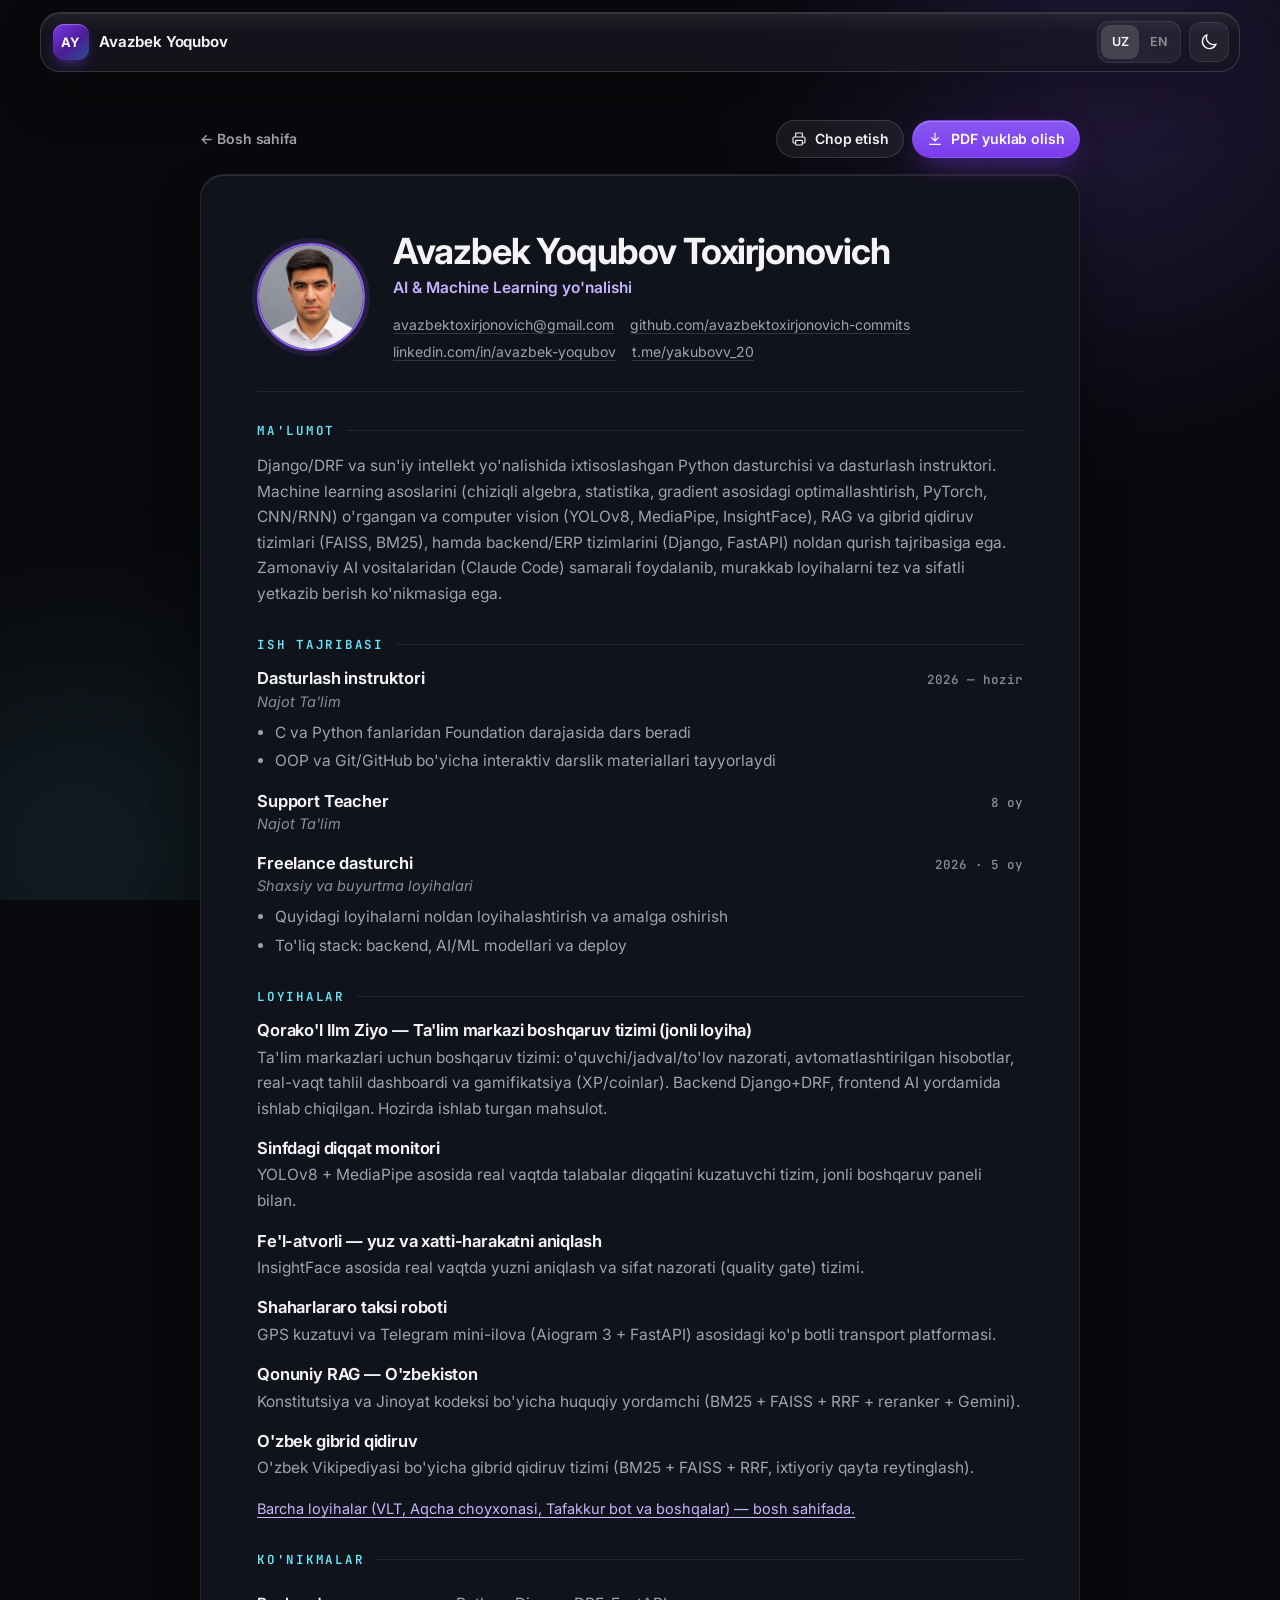
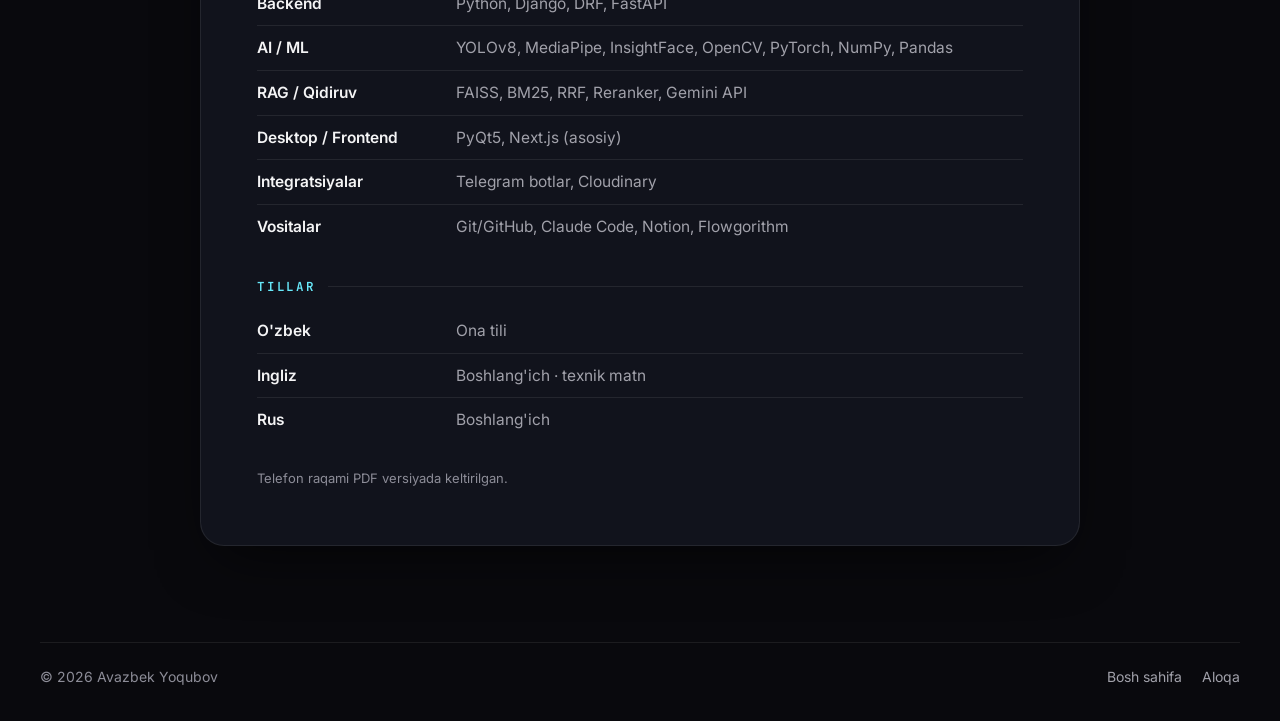
<file: resume/index.html>
<!doctype html>
<html lang="uz" data-theme="dark">
<head>
  <meta charset="utf-8">
  <meta name="viewport" content="width=device-width, initial-scale=1, viewport-fit=cover">
  <title>Rezyume — Avazbek Yoqubov</title>
  <meta name="description" content="Avazbek Yoqubov rezyumesi: AI & Machine Learning, Python backend, computer vision va RAG tajribasi, loyihalar va ko'nikmalar.">
  <link rel="canonical" href="https://avazbek.is-a.dev/resume/">
  <meta name="theme-color" content="#09090d">
  <meta property="og:type" content="profile">
  <meta property="og:title" content="Rezyume — Avazbek Yoqubov">
  <meta property="og:description" content="AI & Machine Learning, Python backend, computer vision va RAG.">
  <meta property="og:url" content="https://avazbek.is-a.dev/resume/">
  <meta property="og:image" content="https://avazbek.is-a.dev/assets/img/og.jpg">
  <meta name="twitter:card" content="summary_large_image">

  <link rel="icon" href="data:image/svg+xml,%3Csvg xmlns='http://www.w3.org/2000/svg' viewBox='0 0 64 64'%3E%3Cdefs%3E%3ClinearGradient id='g' x1='0' y1='0' x2='1' y2='1'%3E%3Cstop offset='0' stop-color='%237c3aed'/%3E%3Cstop offset='1' stop-color='%230e7490'/%3E%3C/linearGradient%3E%3C/defs%3E%3Crect width='64' height='64' rx='16' fill='url(%23g)'/%3E%3Ctext x='32' y='41' font-family='Arial' font-weight='700' font-size='25' text-anchor='middle' fill='white'%3EAY%3C/text%3E%3C/svg%3E">
  <link rel="preconnect" href="https://fonts.googleapis.com">
  <link rel="preconnect" href="https://fonts.gstatic.com" crossorigin>
  <link href="https://fonts.googleapis.com/css2?family=Inter:opsz,wght@14..32,400..700&family=JetBrains+Mono:wght@500&display=swap" rel="stylesheet">
  <link rel="stylesheet" href="../assets/css/base.css">
  <link rel="stylesheet" href="../assets/css/resume.css">
  <script>
    (function (d) {
      d.className += ' js';
      try { if (localStorage.getItem('theme') === 'light') d.setAttribute('data-theme', 'light'); } catch (e) {}
    })(document.documentElement);
  </script>
</head>
<body data-title-key="meta.resumeTitle">
  <a class="skip-link" href="#main" data-i18n="a11y.skip">Asosiy qismga o'tish</a>
  <div class="ambient" aria-hidden="true"></div>

  <header class="site-header">
    <nav class="nav glass-strong" aria-label="Asosiy menyu" data-i18n-attr="aria-label:a11y.nav">
      <a class="brand" href="../" aria-label="Avazbek Yoqubov — bosh sahifa" data-i18n-attr="aria-label:a11y.brand">
        <span class="brand-mark" aria-hidden="true">AY</span>
        <span class="brand-name">Avazbek Yoqubov</span>
      </a>
      <div class="nav-actions">
        <div class="lang-switch" role="group" aria-label="Til / Language">
          <button type="button" data-lang="uz" aria-pressed="true">UZ</button>
          <button type="button" data-lang="en" aria-pressed="false">EN</button>
        </div>
        <button type="button" class="icon-btn theme-btn" data-theme-toggle aria-label="Yorug' mavzuga o'tish">
          <svg class="ico i-moon" viewBox="0 0 24 24" aria-hidden="true"><path d="M20.5 14.5A8.5 8.5 0 0 1 9.5 3.5a8.5 8.5 0 1 0 11 11z"/></svg>
          <svg class="ico i-sun" viewBox="0 0 24 24" aria-hidden="true"><circle cx="12" cy="12" r="4.2"/><path d="M12 2.5v2M12 19.5v2M4.6 4.6 6 6M18 18l1.4 1.4M2.5 12h2M19.5 12h2M4.6 19.4 6 18M18 6l1.4-1.4"/></svg>
        </button>
      </div>
    </nav>
  </header>

  <main id="main" class="resume-main">
    <div class="container resume-wrap">
      <div class="doc-actions">
        <a class="btn btn-text btn-sm" href="../" data-i18n="r.back">← Bosh sahifa</a>
        <div class="doc-actions-right">
          <button type="button" class="btn btn-glass btn-sm" data-print>
            <svg class="ico" viewBox="0 0 24 24" aria-hidden="true"><path d="M7 9V3h10v6M7 18H5a2 2 0 0 1-2-2v-5a2 2 0 0 1 2-2h14a2 2 0 0 1 2 2v5a2 2 0 0 1-2 2h-2"/><rect x="7" y="14" width="10" height="7" rx="1"/></svg>
            <span data-i18n="r.print">Chop etish</span>
          </button>
          <a class="btn btn-primary btn-sm" href="../assets/Avazbek_Yoqubov_Rezyume.pdf" download="Avazbek_Yoqubov_Rezyume.pdf" type="application/pdf">
            <svg class="ico" viewBox="0 0 24 24" aria-hidden="true"><path d="M12 3v12M7 10l5 5 5-5M4 20h16"/></svg>
            <span data-i18n="r.download">PDF yuklab olish</span>
          </a>
        </div>
      </div>

      <article class="doc" aria-labelledby="r-name">
        <header class="doc-header">
          <img class="doc-photo" src="../assets/img/avazbek.webp" width="460" height="460" alt="" decoding="async">
          <div class="doc-id">
            <h1 id="r-name">Avazbek Yoqubov Toxirjonovich</h1>
            <p class="doc-role" data-i18n="r.role">AI &amp; Machine Learning yo'nalishi</p>
            <ul class="doc-contacts">
              <li><a href="mailto:avazbektoxirjonovich@gmail.com">avazbektoxirjonovich@gmail.com</a></li>
              <li><a href="https://github.com/avazbektoxirjonovich-commits" target="_blank" rel="noopener">github.com/avazbektoxirjonovich-commits</a></li>
              <li><a href="https://linkedin.com/in/avazbek-yoqubov" target="_blank" rel="noopener">linkedin.com/in/avazbek-yoqubov</a></li>
              <li><a href="https://t.me/yakubovv_20" target="_blank" rel="noopener">t.me/yakubovv_20</a></li>
            </ul>
          </div>
        </header>

        <section class="doc-section" aria-labelledby="r-summary">
          <h2 id="r-summary" data-i18n="r.summaryTitle">Ma'lumot</h2>
          <p data-i18n="r.summary">Django/DRF va sun'iy intellekt yo'nalishida ixtisoslashgan Python dasturchisi va dasturlash instruktori. Machine learning asoslarini (chiziqli algebra, statistika, gradient asosidagi optimallashtirish, PyTorch, CNN/RNN) o'rgangan va computer vision (YOLOv8, MediaPipe, InsightFace), RAG va gibrid qidiruv tizimlari (FAISS, BM25), hamda backend/ERP tizimlarini (Django, FastAPI) noldan qurish tajribasiga ega. Zamonaviy AI vositalaridan (Claude Code) samarali foydalanib, murakkab loyihalarni tez va sifatli yetkazib berish ko'nikmasiga ega.</p>
        </section>

        <section class="doc-section" aria-labelledby="r-exp">
          <h2 id="r-exp" data-i18n="r.expTitle">Ish tajribasi</h2>
          <div class="entry">
            <div class="entry-head"><h3 data-i18n="r.e1.role">Dasturlash instruktori</h3><span class="entry-time" data-i18n="r.e1.time">2026 — hozir</span></div>
            <p class="entry-org">Najot Ta'lim</p>
            <ul>
              <li data-i18n="r.e1.b1">C va Python fanlaridan Foundation darajasida dars beradi</li>
              <li data-i18n="r.e1.b2">OOP va Git/GitHub bo'yicha interaktiv darslik materiallari tayyorlaydi</li>
            </ul>
          </div>
          <div class="entry">
            <div class="entry-head"><h3 data-i18n="r.e2.role">Support Teacher</h3><span class="entry-time" data-i18n="r.e2.time">8 oy</span></div>
            <p class="entry-org">Najot Ta'lim</p>
          </div>
          <div class="entry">
            <div class="entry-head"><h3 data-i18n="r.e3.role">Freelance dasturchi</h3><span class="entry-time" data-i18n="r.e3.time">2026 · 5 oy</span></div>
            <p class="entry-org" data-i18n="r.e3.org">Shaxsiy va buyurtma loyihalari</p>
            <ul>
              <li data-i18n="r.e3.b1">Quyidagi loyihalarni noldan loyihalashtirish va amalga oshirish</li>
              <li data-i18n="r.e3.b2">To'liq stack: backend, AI/ML modellari va deploy</li>
            </ul>
          </div>
        </section>

        <section class="doc-section" aria-labelledby="r-proj">
          <h2 id="r-proj" data-i18n="r.projTitle">Loyihalar</h2>
          <div class="entry"><h3 data-i18n="r.p1.t">Qorako'l Ilm Ziyo — Ta'lim markazi boshqaruv tizimi (jonli loyiha)</h3><p data-i18n="r.p1.d">Ta'lim markazlari uchun boshqaruv tizimi: o'quvchi/jadval/to'lov nazorati, avtomatlashtirilgan hisobotlar, real-vaqt tahlil dashboardi va gamifikatsiya (XP/coinlar). Backend Django+DRF, frontend AI yordamida ishlab chiqilgan. Hozirda ishlab turgan mahsulot.</p></div>
          <div class="entry"><h3 data-i18n="r.p2.t">Sinfdagi diqqat monitori</h3><p data-i18n="r.p2.d">YOLOv8 + MediaPipe asosida real vaqtda talabalar diqqatini kuzatuvchi tizim, jonli boshqaruv paneli bilan.</p></div>
          <div class="entry"><h3 data-i18n="r.p3.t">Fe'l-atvorli — yuz va xatti-harakatni aniqlash</h3><p data-i18n="r.p3.d">InsightFace asosida real vaqtda yuzni aniqlash va sifat nazorati (quality gate) tizimi.</p></div>
          <div class="entry"><h3 data-i18n="r.p4.t">Shaharlararo taksi roboti</h3><p data-i18n="r.p4.d">GPS kuzatuvi va Telegram mini-ilova (Aiogram 3 + FastAPI) asosidagi ko'p botli transport platformasi.</p></div>
          <div class="entry"><h3 data-i18n="r.p5.t">Qonuniy RAG — O'zbekiston</h3><p data-i18n="r.p5.d">Konstitutsiya va Jinoyat kodeksi bo'yicha huquqiy yordamchi (BM25 + FAISS + RRF + reranker + Gemini).</p></div>
          <div class="entry"><h3 data-i18n="r.p6.t">O'zbek gibrid qidiruv</h3><p data-i18n="r.p6.d">O'zbek Vikipediyasi bo'yicha gibrid qidiruv tizimi (BM25 + FAISS + RRF, ixtiyoriy qayta reytinglash).</p></div>
          <p class="doc-more"><a href="../#projects" data-i18n="r.moreProjects">Barcha loyihalar (VLT, Aqcha choyxonasi, Tafakkur bot va boshqalar) — bosh sahifada.</a></p>
        </section>

        <section class="doc-section" aria-labelledby="r-skills">
          <h2 id="r-skills" data-i18n="r.skillsTitle">Ko'nikmalar</h2>
          <dl class="skill-table">
            <div><dt data-i18n="r.sk.backend">Backend</dt><dd>Python, Django, DRF, FastAPI</dd></div>
            <div><dt data-i18n="r.sk.ai">AI / ML</dt><dd>YOLOv8, MediaPipe, InsightFace, OpenCV, PyTorch, NumPy, Pandas</dd></div>
            <div><dt data-i18n="r.sk.rag">RAG / Qidiruv</dt><dd>FAISS, BM25, RRF, Reranker, Gemini API</dd></div>
            <div><dt data-i18n="r.sk.front">Desktop / Frontend</dt><dd data-i18n="r.sk.frontV">PyQt5, Next.js (asosiy)</dd></div>
            <div><dt data-i18n="r.sk.int">Integratsiyalar</dt><dd data-i18n="r.sk.intV">Telegram botlar, Cloudinary</dd></div>
            <div><dt data-i18n="r.sk.tools">Vositalar</dt><dd>Git/GitHub, Claude Code, Notion, Flowgorithm</dd></div>
          </dl>
        </section>

        <section class="doc-section" aria-labelledby="r-lang">
          <h2 id="r-lang" data-i18n="r.langTitle">Tillar</h2>
          <dl class="skill-table">
            <div><dt data-i18n="lang.uz">O'zbek</dt><dd data-i18n="lang.native">Ona tili</dd></div>
            <div><dt data-i18n="lang.en">Ingliz</dt><dd data-i18n="r.lang.en">Boshlang'ich · texnik matn</dd></div>
            <div><dt data-i18n="lang.ru">Rus</dt><dd data-i18n="lang.beginner">Boshlang'ich</dd></div>
          </dl>
        </section>

        <p class="doc-note" data-i18n="r.note">Telefon raqami PDF versiyada keltirilgan.</p>
      </article>
    </div>
  </main>

  <footer class="site-footer">
    <div class="container footer-inner">
      <p>© 2026 Avazbek Yoqubov</p>
      <ul class="footer-links">
        <li><a href="../" data-i18n="footer.home">Bosh sahifa</a></li>
        <li><a href="../#contact" data-i18n="nav.contact">Aloqa</a></li>
      </ul>
    </div>
  </footer>

  <script src="../assets/js/content.js"></script>
  <script src="../assets/js/site.js"></script>
  <script>
    document.querySelectorAll('[data-print]').forEach(function (b) {
      b.addEventListener('click', function () { window.print(); });
    });
  </script>
</body>
</html>
</file>
<file: assets/css/base.css>
/* =====================================================================
   Asos: tokenlar, shisha materiallari, navigatsiya, tugmalar.
   Bosh sahifa ham, /resume/ ham shu faylga tayanadi.
   ===================================================================== */

/* ---------- Tokenlar (qorong'i — asosiy) ---------- */
:root {
  --bg: #09090d;
  --surface: #11131c;
  --surface-2: #171a26;
  --glass: rgba(23, 23, 31, 0.58);
  --glass-strong: rgba(23, 23, 31, 0.78);
  --glass-solid: rgba(19, 20, 29, 0.94);   /* blur yo'q joylar uchun */
  --glass-border: rgba(255, 255, 255, 0.14);
  --glass-border-soft: rgba(255, 255, 255, 0.08);
  --glass-highlight: rgba(255, 255, 255, 0.10);
  --glass-hover: rgba(255, 255, 255, 0.06);

  --violet: #8b5cf6;
  --violet-strong: #7c3aed;
  --violet-text: #c4b5fd;
  --cyan: #67e8f9;
  --cyan-text: #67e8f9;
  --success: #4ade80;

  --text: #f4f4f5;
  --text-2: #a1a1aa;
  --text-3: #8d8d98;

  --ambient-violet: rgba(139, 92, 246, 0.20);
  --ambient-cyan: rgba(103, 232, 249, 0.10);

  --shadow-sm: 0 1px 2px rgba(0, 0, 0, 0.30);
  --shadow-md: 0 12px 32px -12px rgba(0, 0, 0, 0.55);
  --shadow-lg: 0 24px 60px -20px rgba(0, 0, 0, 0.70);

  --radius-xl: 32px;
  --radius-lg: 24px;
  --radius: 18px;
  --radius-sm: 12px;

  --font: "Inter", -apple-system, BlinkMacSystemFont, "SF Pro Text", "Segoe UI", Roboto, "Helvetica Neue", Arial, sans-serif;
  --mono: "JetBrains Mono", ui-monospace, SFMono-Regular, Menlo, Consolas, monospace;

  --ease: cubic-bezier(0.2, 0.7, 0.2, 1);
  --dur: 280ms;

  --maxw: 1200px;
  --gutter: clamp(16px, 4vw, 32px);
  --nav-h: 60px;
  --nav-top: 12px;

  color-scheme: dark;
}

/* ---------- Yorug' mavzu (ixtiyoriy, tugma orqali) ---------- */
:root[data-theme="light"] {
  --bg: #f2f2f7;
  --surface: #ffffff;
  --surface-2: #ececf3;
  --glass: rgba(255, 255, 255, 0.60);
  --glass-strong: rgba(255, 255, 255, 0.80);
  --glass-solid: rgba(255, 255, 255, 0.94);
  --glass-border: rgba(20, 20, 40, 0.12);
  --glass-border-soft: rgba(20, 20, 40, 0.08);
  --glass-highlight: rgba(255, 255, 255, 0.90);
  --glass-hover: rgba(20, 20, 40, 0.05);

  --violet-text: #6d28d9;
  --cyan-text: #0e7490;
  --success: #15803d;

  --text: #0b0b12;
  --text-2: #4a4a57;
  --text-3: #62626f;

  --ambient-violet: rgba(139, 92, 246, 0.16);
  --ambient-cyan: rgba(34, 211, 238, 0.14);

  --shadow-sm: 0 1px 2px rgba(20, 20, 40, 0.06);
  --shadow-md: 0 12px 32px -14px rgba(20, 20, 40, 0.18);
  --shadow-lg: 0 24px 60px -24px rgba(20, 20, 40, 0.25);

  color-scheme: light;
}

/* ---------- Reset ---------- */
*, *::before, *::after { box-sizing: border-box; }
html {
  -webkit-text-size-adjust: 100%;
  text-size-adjust: 100%;
  scroll-behavior: smooth;
  scroll-padding-top: calc(var(--nav-h) + var(--nav-top) + 20px);
}
body {
  margin: 0;
  min-height: 100vh;
  background: var(--bg);
  color: var(--text);
  font-family: var(--font);
  font-size: 16px;
  line-height: 1.6;
  font-optical-sizing: auto;
  -webkit-font-smoothing: antialiased;
  -moz-osx-font-smoothing: grayscale;
  overflow-x: hidden;
}
img, svg { display: block; max-width: 100%; }
img { height: auto; }
a { color: inherit; text-decoration: none; }
button { font: inherit; color: inherit; }
h1, h2, h3, h4 { margin: 0; line-height: 1.12; letter-spacing: -0.022em; font-weight: 700; }
p { margin: 0; }
ul, ol { margin: 0; padding: 0; }
dl, dd { margin: 0; }

.ico { width: 20px; height: 20px; fill: none; stroke: currentColor; stroke-width: 1.7; stroke-linecap: round; stroke-linejoin: round; flex-shrink: 0; }

:focus-visible { outline: 2px solid var(--cyan); outline-offset: 3px; border-radius: 10px; }
::selection { background: rgba(139, 92, 246, 0.45); color: #fff; }

.sr-only {
  position: absolute; width: 1px; height: 1px; padding: 0; margin: -1px;
  overflow: hidden; clip: rect(0 0 0 0); white-space: nowrap; border: 0;
}

.skip-link {
  position: fixed; left: 16px; top: -80px; z-index: 200;
  padding: 10px 16px; border-radius: 12px;
  background: var(--violet-strong); color: #fff; font-weight: 600;
  transition: top var(--dur) var(--ease);
}
.skip-link:focus { top: 16px; }

/* ---------- Ambient yorug'lik ---------- */
.ambient {
  position: fixed; inset: 0; z-index: -1; pointer-events: none; overflow: hidden;
}
.ambient::before, .ambient::after {
  content: ""; position: absolute; border-radius: 50%; filter: blur(60px);
  will-change: transform;
}
.ambient::before {
  width: 62vmax; height: 62vmax; top: -24vmax; right: -18vmax;
  background: radial-gradient(circle, var(--ambient-violet), transparent 65%);
  animation: drift-a 38s ease-in-out infinite alternate;
}
.ambient::after {
  width: 52vmax; height: 52vmax; bottom: -22vmax; left: -20vmax;
  background: radial-gradient(circle, var(--ambient-cyan), transparent 65%);
  animation: drift-b 46s ease-in-out infinite alternate;
}
@keyframes drift-a { to { transform: translate3d(-6vmax, 5vmax, 0); } }
@keyframes drift-b { to { transform: translate3d(7vmax, -4vmax, 0); } }

/* ---------- Shisha materiallari ---------- */
.glass, .glass-md, .glass-strong {
  position: relative;
  isolation: isolate;
  border: 1px solid var(--glass-border-soft);
  background: var(--glass);
}
/* Yengil: ~12px */
.glass {
  -webkit-backdrop-filter: blur(12px) saturate(140%);
  backdrop-filter: blur(12px) saturate(140%);
  box-shadow: var(--shadow-sm), inset 0 1px 0 var(--glass-highlight);
}
/* O'rta: ~20px, tepada yengil yaltiroq */
.glass-md {
  border-color: var(--glass-border);
  -webkit-backdrop-filter: blur(20px) saturate(150%);
  backdrop-filter: blur(20px) saturate(150%);
  box-shadow: var(--shadow-md), inset 0 1px 0 var(--glass-highlight);
}
.glass-md::before, .glass-strong::before {
  content: ""; position: absolute; inset: 0; z-index: -1; border-radius: inherit; pointer-events: none;
  background: linear-gradient(180deg, rgba(255, 255, 255, 0.06), rgba(255, 255, 255, 0) 38%);
}
/* Kuchli: ~24px — navbar, hero paneli, suzuvchi elementlar */
.glass-strong {
  border-color: var(--glass-border);
  background: var(--glass-strong);
  -webkit-backdrop-filter: blur(24px) saturate(160%);
  backdrop-filter: blur(24px) saturate(160%);
  box-shadow: var(--shadow-lg), inset 0 1px 0 var(--glass-highlight);
}

/* backdrop-filter qo'llanmasa — o'qiladigan to'liq fon */
@supports not ((backdrop-filter: blur(1px)) or (-webkit-backdrop-filter: blur(1px))) {
  .glass, .glass-md, .glass-strong { background: var(--glass-solid); }
}
/* Telefonda bir vaqtda ko'p blur qatlam bo'lmasin: kartochkalar blur'siz, navbar blur bilan qoladi */
@media (max-width: 768px) {
  .glass, .glass-md {
    -webkit-backdrop-filter: none; backdrop-filter: none;
    background: var(--glass-solid);
  }
}
@media (prefers-reduced-transparency: reduce) {
  .glass, .glass-md, .glass-strong {
    -webkit-backdrop-filter: none; backdrop-filter: none;
    background: var(--glass-solid);
  }
}

/* ---------- Layout ---------- */
.container { width: 100%; max-width: calc(var(--maxw) + var(--gutter) * 2); margin: 0 auto; padding: 0 var(--gutter); }
.section { padding: clamp(64px, 9vw, 120px) 0 0; }
.section-head { max-width: 680px; margin-bottom: clamp(28px, 4vw, 44px); }
.section-head h2 { font-size: clamp(30px, 4.4vw, 48px); font-weight: 700; }
.section-head p:not(.eyebrow) { margin-top: 14px; color: var(--text-2); font-size: clamp(16px, 1.6vw, 18px); }
.eyebrow {
  display: inline-flex; align-items: center; gap: 10px; margin-bottom: 14px;
  font: 500 12px/1.4 var(--mono); letter-spacing: 0.14em; text-transform: uppercase; color: var(--cyan-text);
}
.eyebrow::before { content: ""; width: 18px; height: 1px; background: currentColor; opacity: 0.7; }

/* ---------- Tugmalar ---------- */
.btn {
  display: inline-flex; align-items: center; justify-content: center; gap: 8px;
  min-height: 46px; padding: 0 20px; border-radius: 999px;
  font-size: 15px; font-weight: 600; letter-spacing: -0.005em; white-space: nowrap;
  border: 1px solid transparent; cursor: pointer;
  transition: transform var(--dur) var(--ease), background-color var(--dur) var(--ease),
              border-color var(--dur) var(--ease), box-shadow var(--dur) var(--ease), filter var(--dur) var(--ease);
}
.btn .ico { width: 18px; height: 18px; }
.btn:active { transform: scale(0.98); }
.btn-primary {
  color: #fff;
  background: linear-gradient(180deg, #8b5cf6 0%, #7c3aed 100%);
  box-shadow: inset 0 1px 0 rgba(255, 255, 255, 0.25), 0 10px 28px -10px rgba(124, 58, 237, 0.7);
}
.btn-primary:hover { filter: brightness(1.08); transform: translateY(-1px); }
.btn-glass {
  color: var(--text);
  background: var(--glass-hover);
  border-color: var(--glass-border);
  -webkit-backdrop-filter: blur(12px); backdrop-filter: blur(12px);
}
.btn-glass:hover { background: rgba(255, 255, 255, 0.10); transform: translateY(-1px); }
:root[data-theme="light"] .btn-glass:hover { background: rgba(20, 20, 40, 0.08); }
.btn-text {
  min-height: 46px; padding: 0 6px; color: var(--text-2); background: none; border: 0;
}
.btn-text:hover { color: var(--text); }
.btn-sm { min-height: 38px; padding: 0 14px; font-size: 14px; }
.btn-sm .ico { width: 16px; height: 16px; }

.icon-btn {
  display: inline-grid; place-items: center; width: 40px; height: 40px; border-radius: 12px;
  border: 1px solid var(--glass-border-soft); background: var(--glass-hover); color: var(--text);
  cursor: pointer; transition: background-color var(--dur) var(--ease), border-color var(--dur) var(--ease);
}
.icon-btn:hover { border-color: var(--glass-border); background: rgba(255, 255, 255, 0.10); }
:root[data-theme="light"] .icon-btn:hover { background: rgba(20, 20, 40, 0.08); }

/* ---------- Chip va belgilar ---------- */
.chip {
  display: inline-flex; align-items: center; min-height: 28px; padding: 0 10px; border-radius: 8px;
  font: 500 12.5px/1 var(--mono); color: var(--text-2); white-space: nowrap;
  background: var(--glass-hover); border: 1px solid var(--glass-border-soft);
}
.chips { display: flex; flex-wrap: wrap; gap: 6px; list-style: none; }
.badge {
  display: inline-flex; align-items: center; gap: 6px; height: 24px; padding: 0 10px; border-radius: 999px;
  font-size: 12px; font-weight: 600; color: var(--text-2); background: var(--glass-hover);
  border: 1px solid var(--glass-border-soft);
}
.badge-live { color: var(--success); border-color: rgba(74, 222, 128, 0.25); background: rgba(74, 222, 128, 0.08); }
.badge-live::before { content: ""; width: 6px; height: 6px; border-radius: 50%; background: currentColor; box-shadow: 0 0 0 3px rgba(74, 222, 128, 0.18); }
.badge-private { color: var(--violet-text); border-color: rgba(139, 92, 246, 0.3); background: rgba(139, 92, 246, 0.10); }

/* ---------- Navigatsiya ---------- */
.site-header {
  position: fixed; left: 0; right: 0; top: 0; z-index: 100;
  padding: max(var(--nav-top), env(safe-area-inset-top)) var(--gutter) 0;
  pointer-events: none;
}
.nav {
  pointer-events: auto;
  max-width: var(--maxw); height: var(--nav-h); margin: 0 auto;
  display: flex; align-items: center; gap: 12px;
  padding: 0 10px 0 12px; border-radius: 20px;
}
.brand { display: inline-flex; align-items: center; gap: 10px; min-width: 0; font-weight: 650; letter-spacing: -0.01em; }
.brand-mark {
  position: relative; display: grid; place-items: center; flex-shrink: 0;
  width: 36px; height: 36px; border-radius: 11px;
  font-size: 13px; font-weight: 700; letter-spacing: 0.02em; color: #fff;
  background: linear-gradient(140deg, #7c3aed 0%, #4c1d95 55%, #0e7490 130%);
  box-shadow: inset 0 1px 0 rgba(255, 255, 255, 0.28), 0 6px 16px -6px rgba(124, 58, 237, 0.8);
}
.brand-name { white-space: nowrap; font-size: 15px; }
.nav-links { display: flex; align-items: center; gap: 2px; list-style: none; margin: 0 auto; }
.nav-links a {
  display: block; padding: 8px 12px; border-radius: 10px;
  font-size: 14px; font-weight: 500; color: var(--text-2);
  transition: color var(--dur) var(--ease), background-color var(--dur) var(--ease);
}
.nav-links a:hover { color: var(--text); background: var(--glass-hover); }
.nav-links a[aria-current="true"] { color: var(--text); background: var(--glass-hover); }
.nav-actions { display: flex; align-items: center; gap: 8px; margin-left: auto; }

.lang-switch { display: inline-flex; padding: 3px; border-radius: 12px; background: var(--glass-hover); border: 1px solid var(--glass-border-soft); }
.lang-switch button {
  min-width: 38px; height: 34px; padding: 0 8px; border: 0; border-radius: 9px;
  background: transparent; color: var(--text-3); font-size: 12.5px; font-weight: 600; cursor: pointer;
  transition: background-color var(--dur) var(--ease), color var(--dur) var(--ease);
}
.lang-switch button[aria-pressed="true"] { background: var(--glass-border); color: var(--text); }
.lang-switch button:hover { color: var(--text); }

.theme-btn .i-sun { display: none; }
:root[data-theme="light"] .theme-btn .i-sun { display: block; }
:root[data-theme="light"] .theme-btn .i-moon { display: none; }

.menu-btn { display: none; }
.menu-btn .i-close { display: none; }
.menu-btn[aria-expanded="true"] .i-open { display: none; }
.menu-btn[aria-expanded="true"] .i-close { display: block; }

.mobile-menu {
  pointer-events: auto;
  max-width: var(--maxw); margin: 8px auto 0; padding: 8px; border-radius: 20px;
  transform-origin: top center;
  animation: menu-in var(--dur) var(--ease);
}
.mobile-menu[hidden] { display: none; }
.mobile-menu ul { list-style: none; display: grid; gap: 2px; }
.mobile-menu li a {
  display: flex; align-items: center; min-height: 48px; padding: 0 14px; border-radius: 12px;
  font-size: 16px; font-weight: 500; color: var(--text-2);
}
.mobile-menu li a:hover, .mobile-menu li a[aria-current="true"] { background: var(--glass-hover); color: var(--text); }
.mobile-menu .menu-cta { margin-top: 8px; padding: 8px 6px 4px; border-top: 1px solid var(--glass-border-soft); }
.mobile-menu .menu-cta .btn { width: 100%; }
@keyframes menu-in { from { opacity: 0; transform: translateY(-6px) scale(0.98); } }

@media (max-width: 1099px) {
  .nav-links { display: none; }
  .menu-btn { display: inline-grid; }
}
@media (max-width: 560px) {
  :root { --nav-h: 56px; --nav-top: 8px; }
  .nav { padding: 0 8px; gap: 8px; border-radius: 18px; }
  .nav-cta { display: none; }
  .brand-name { font-size: 14px; }
}
@media (max-width: 420px) {
  .brand-name { display: none; }
}

/* ---------- Footer ---------- */
.site-footer { padding: clamp(56px, 8vw, 96px) 0 calc(32px + env(safe-area-inset-bottom)); }
.footer-inner {
  display: flex; flex-wrap: wrap; align-items: center; justify-content: space-between; gap: 12px 24px;
  position: relative; padding-top: 24px;
  color: var(--text-3); font-size: 14px;
}
/* Chiziq kontent kengligida — container padding'iga chiqmaydi */
.footer-inner::before {
  content: ""; position: absolute; top: 0; left: var(--gutter); right: var(--gutter);
  height: 1px; background: var(--glass-border-soft);
}
.footer-links { display: flex; flex-wrap: wrap; gap: 6px 20px; list-style: none; }
.footer-links a { color: var(--text-2); }
.footer-links a:hover { color: var(--text); }

/* ---------- Paydo bo'lish animatsiyasi (faqat JS bor bo'lsa) ---------- */
.js .reveal { opacity: 0; transform: translateY(14px); transition: opacity 420ms var(--ease), transform 420ms var(--ease); }
.js .reveal.in { opacity: 1; transform: none; }

/* ---------- Kamroq harakat ---------- */
@media (prefers-reduced-motion: reduce) {
  html { scroll-behavior: auto; }
  *, *::before, *::after { animation-duration: 0.01ms !important; animation-iteration-count: 1 !important; transition-duration: 0.01ms !important; }
  .ambient::before, .ambient::after { animation: none; }
  .js .reveal { opacity: 1; transform: none; }
}
</file>
<file: assets/css/home.css>
/* =====================================================================
   Bosh sahifa bo'limlari
   ===================================================================== */

/* ================= HERO ================= */
/* overflow-x: clip — aylanayotgan halqaning burilgan qutisi gorizontal scroll yaratmasin */
.hero { padding-top: calc(var(--nav-h) + var(--nav-top) + clamp(40px, 7vw, 96px)); overflow-x: clip; }
.hero-grid {
  display: grid; align-items: center;
  grid-template-columns: minmax(0, 1.08fr) minmax(0, 0.92fr);
  gap: clamp(24px, 4vw, 56px);
}
.hero-status {
  display: inline-flex; align-items: center; gap: 9px;
  padding: 7px 14px 7px 11px; border-radius: 999px;
  font-size: 13px; font-weight: 500; color: var(--text-2);
}
.status-dot { width: 8px; height: 8px; border-radius: 50%; background: var(--success); box-shadow: 0 0 0 4px rgba(74, 222, 128, 0.16); }
.hero .eyebrow { display: flex; width: fit-content; margin-top: 26px; }
.hero-title {
  font-size: clamp(46px, 8vw, 96px);
  font-weight: 700; letter-spacing: -0.045em; line-height: 0.98;
}
.grad {
  background: linear-gradient(100deg, var(--text) 0%, #c4b5fd 48%, #67e8f9 100%);
  -webkit-background-clip: text; background-clip: text; color: transparent;
}
:root[data-theme="light"] .grad { background-image: linear-gradient(100deg, #0b0b12 0%, #6d28d9 52%, #0e7490 100%); }
.hero-lead {
  margin-top: 22px; max-width: 34em;
  font-size: clamp(17px, 1.8vw, 20px); line-height: 1.55; color: var(--text-2);
}
.hero-ctas { display: flex; flex-wrap: wrap; align-items: center; gap: 12px; margin-top: 34px; }
.hero-social { display: flex; gap: 8px; margin-top: 28px; list-style: none; }
.hero-social .icon-btn { width: 44px; height: 44px; border-radius: 14px; }

/* --- Orb --- */
.hero-visual { display: flex; justify-content: center; }
.orb-stage { position: relative; width: min(100%, 500px); aspect-ratio: 1; }
.orb-halo {
  position: absolute; inset: 6%; border-radius: 50%;
  background: radial-gradient(circle, rgba(139, 92, 246, 0.32), rgba(103, 232, 249, 0.08) 45%, transparent 68%);
  filter: blur(24px);
}
.orb-ring { position: absolute; border-radius: 50%; }
.orb-ring-1 { inset: 7%; border: 1px solid rgba(255, 255, 255, 0.08); }
.orb-ring-2 { inset: 0; border: 1px dashed rgba(255, 255, 255, 0.07); animation: spin 90s linear infinite; }
.orb-satellite {
  position: absolute; top: -4px; left: calc(50% - 4px); width: 8px; height: 8px; border-radius: 50%;
  background: var(--cyan); box-shadow: 0 0 12px 2px rgba(103, 232, 249, 0.6);
}
.orb {
  position: absolute; inset: 17%; border-radius: 50%; overflow: hidden;
  background:
    radial-gradient(120% 120% at 28% 18%, rgba(255, 255, 255, 0.16), rgba(255, 255, 255, 0) 42%),
    radial-gradient(70% 70% at 78% 82%, rgba(103, 232, 249, 0.42), transparent 62%),
    radial-gradient(80% 80% at 22% 78%, rgba(139, 92, 246, 0.70), transparent 62%),
    radial-gradient(circle at 50% 45%, #251b47 0%, #120f20 62%, #0b0b12 100%);
  box-shadow:
    inset 0 0 0 1px rgba(255, 255, 255, 0.14),
    inset 0 -30px 60px rgba(0, 0, 0, 0.45),
    inset 0 18px 44px rgba(255, 255, 255, 0.06),
    0 40px 100px -30px rgba(124, 58, 237, 0.55);
}
.orb-sheen {
  position: absolute; left: 16%; top: 6%; width: 54%; height: 32%; border-radius: 50%;
  background: linear-gradient(180deg, rgba(255, 255, 255, 0.22), rgba(255, 255, 255, 0) 80%);
  opacity: 0.45;
}
.orb-net { position: absolute; inset: 0; width: 100%; height: 100%; }
.net-lines path { fill: none; stroke: rgba(255, 255, 255, 0.22); stroke-width: 0.8; }
.net-nodes circle { fill: rgba(255, 255, 255, 0.78); }
.net-nodes .hub { fill: var(--cyan); filter: drop-shadow(0 0 6px rgba(103, 232, 249, 0.9)); animation: pulse 4.5s ease-in-out infinite; }

.float-chip {
  position: absolute; display: inline-flex; align-items: center; gap: 8px;
  padding: 9px 14px; border-radius: 999px;
  font-size: 13px; font-weight: 600; color: var(--text); white-space: nowrap;
  animation: float 8s ease-in-out infinite alternate;
}
.chip-cv { top: 13%; left: -2%; }
.chip-rag { top: 47%; right: -5%; animation-delay: -3s; }
.chip-py { bottom: 9%; left: 7%; animation-delay: -5s; }
.dot { width: 8px; height: 8px; border-radius: 50%; flex-shrink: 0; }
.dot-violet { background: #8b5cf6; box-shadow: 0 0 10px rgba(139, 92, 246, 0.9); }
.dot-cyan { background: #67e8f9; box-shadow: 0 0 10px rgba(103, 232, 249, 0.9); }
.dot-white { background: #f4f4f5; box-shadow: 0 0 10px rgba(255, 255, 255, 0.7); }

@keyframes spin { to { transform: rotate(360deg); } }
@keyframes float { to { transform: translateY(-6px); } }
@keyframes pulse { 50% { opacity: 0.55; } }

/* Yorug' mavzuda orb yengilroq */
:root[data-theme="light"] .orb {
  background:
    radial-gradient(120% 120% at 28% 18%, rgba(255, 255, 255, 0.85), rgba(255, 255, 255, 0) 45%),
    radial-gradient(70% 70% at 78% 82%, rgba(34, 211, 238, 0.45), transparent 62%),
    radial-gradient(80% 80% at 22% 78%, rgba(139, 92, 246, 0.55), transparent 62%),
    radial-gradient(circle at 50% 45%, #ede9fe 0%, #ddd6fe 55%, #c4b5fd 100%);
  box-shadow: inset 0 0 0 1px rgba(255, 255, 255, 0.7), inset 0 -24px 50px rgba(76, 29, 149, 0.18), 0 40px 90px -30px rgba(124, 58, 237, 0.45);
}
:root[data-theme="light"] .net-lines path { stroke: rgba(76, 29, 149, 0.28); }
:root[data-theme="light"] .net-nodes circle { fill: rgba(76, 29, 149, 0.6); }
:root[data-theme="light"] .net-nodes .hub { fill: #0e7490; filter: none; }
:root[data-theme="light"] .orb-ring-1, :root[data-theme="light"] .orb-ring-2 { border-color: rgba(20, 20, 40, 0.10); }
:root[data-theme="light"] .dot-white { background: #0b0b12; box-shadow: none; }

/* --- Hero faktlari --- */
.hero-facts {
  list-style: none; display: grid; grid-template-columns: repeat(3, minmax(0, 1fr));
  gap: 14px; margin-top: clamp(40px, 6vw, 80px);
}
.fact { display: flex; align-items: center; gap: 16px; padding: 20px 22px; border-radius: var(--radius-lg); }
.fact strong {
  font-size: clamp(30px, 3vw, 38px); font-weight: 700; letter-spacing: -0.035em; line-height: 1;
  background: linear-gradient(120deg, var(--text), var(--violet-text));
  -webkit-background-clip: text; background-clip: text; color: transparent;
}
.fact span { font-size: 14.5px; line-height: 1.4; color: var(--text-2); }

@media (max-width: 900px) {
  .hero-grid { grid-template-columns: minmax(0, 1fr); }
  .orb-stage { width: min(72vw, 340px); margin-top: 8px; }
  .float-chip { font-size: 12px; padding: 7px 12px; }
  .chip-cv { left: -6%; }
  .chip-rag { right: -8%; }
  .hero-facts { grid-template-columns: minmax(0, 1fr); gap: 10px; }
  .fact { padding: 16px 18px; }
}
@media (max-width: 480px) {
  .hero-ctas .btn-primary, .hero-ctas .btn-glass { flex: 1 1 100%; }
  .hero-ctas .btn-text { margin: 0 auto; }
  .hero-social { justify-content: center; }
  .orb-stage { width: min(64vw, 260px); }
  .chip-cv { left: -14%; }
  .chip-rag { right: -16%; }
  .chip-py { left: -4%; }
}

/* ================= LOYIHALAR ================= */
.projects-grid {
  display: grid; grid-template-columns: repeat(12, minmax(0, 1fr)); gap: 20px;
}
.project {
  grid-column: span 6;
  display: flex; flex-direction: column; overflow: hidden;
  border-radius: var(--radius-lg);
  transition: transform var(--dur) var(--ease), border-color var(--dur) var(--ease), box-shadow var(--dur) var(--ease);
}
@media (hover: hover) and (pointer: fine) {
  .project:hover {
    transform: translateY(-4px);
    border-color: rgba(167, 139, 250, 0.38);
    box-shadow: var(--shadow-lg), inset 0 1px 0 var(--glass-highlight);
  }
  .project:hover .media img { transform: scale(1.02); }
}

/* --- Media maydoni (balandligi oldindan ma'lum — layout siljimaydi) --- */
.media {
  position: relative; aspect-ratio: 16 / 10; margin: 10px 10px 0; overflow: hidden;
  border-radius: calc(var(--radius-lg) - 8px);
  border: 1px solid var(--glass-border-soft);
  background:
    radial-gradient(80% 90% at 85% 0%, rgba(139, 92, 246, 0.22), transparent 60%),
    radial-gradient(70% 80% at 0% 100%, rgba(103, 232, 249, 0.10), transparent 60%),
    var(--surface);
}
.media img { transition: transform 600ms var(--ease); }
.browser {
  position: absolute; left: 6%; right: 6%; top: 9%; bottom: -1px; overflow: hidden;
  display: flex; flex-direction: column;
  border-radius: 12px 12px 0 0; border: 1px solid rgba(255, 255, 255, 0.12); border-bottom: 0;
  background: #fff; box-shadow: 0 24px 50px -20px rgba(0, 0, 0, 0.65);
}
.browser-bar {
  flex: 0 0 26px; display: flex; align-items: center; gap: 5px; padding: 0 10px;
  background: #1b1c26; border-bottom: 1px solid rgba(255, 255, 255, 0.06);
}
.browser-bar i { width: 7px; height: 7px; border-radius: 50%; background: rgba(255, 255, 255, 0.22); }
.browser-bar span {
  flex: 1; margin-right: 26px; text-align: center; overflow: hidden; text-overflow: ellipsis; white-space: nowrap;
  font: 500 11px var(--mono); color: #8d8d98;
}
.browser img { flex: 1; min-height: 0; width: 100%; height: 100%; object-fit: cover; object-position: top center; }

.phones { position: absolute; inset: 0; display: flex; justify-content: center; align-items: flex-end; gap: 5%; padding-top: 7%; }
.phone {
  height: 93%; aspect-ratio: 420 / 800; overflow: hidden;
  border-radius: 18px 18px 0 0; border: 5px solid #1b1c26; border-bottom: 0;
  box-shadow: 0 24px 50px -18px rgba(0, 0, 0, 0.65); background: #1b1c26;
}
.phone img { width: 100%; height: 100%; object-fit: cover; object-position: top center; }

/* Diagramma media: rasm emas, matn — kerak bo'lsa balandligi o'sadi, kesilmaydi */
.media.is-diagram { display: flex; overflow: visible; }
.diagram { position: relative; flex: 1; display: flex; flex-direction: column; justify-content: center; gap: 12px; padding: clamp(20px, 4%, 32px) clamp(18px, 6%, 40px); }
.lanes { gap: 14px; }
.lane { display: grid; grid-template-columns: 96px minmax(0, 1fr); align-items: center; gap: 12px; }
.lane + .lane { padding-top: 14px; border-top: 1px dashed var(--glass-border-soft); }
.lane-label { font: 500 12px var(--mono); letter-spacing: 0.1em; text-transform: uppercase; color: var(--text-3); }
@media (max-width: 1024px) {
  .lane { grid-template-columns: minmax(0, 1fr); gap: 8px; }
}
.diagram-caption { font: 500 12px var(--mono); letter-spacing: 0.12em; text-transform: uppercase; color: var(--text-3); }
.pipe { display: flex; flex-wrap: wrap; align-items: center; gap: 8px; }
.pipe .arrow { color: var(--text-3); font-size: 13px; }
.node {
  display: inline-flex; align-items: center; min-height: 30px; padding: 0 10px; border-radius: 9px;
  font: 500 12.5px/1.2 var(--mono); color: var(--text);
  background: var(--glass-hover); border: 1px solid var(--glass-border-soft);
}
.node-accent { color: var(--violet-text); background: rgba(139, 92, 246, 0.12); border-color: rgba(139, 92, 246, 0.30); }
.timing { display: grid; gap: 10px; }
.timing-row { display: grid; grid-template-columns: 56px minmax(0, 1fr); align-items: center; gap: 12px; }
.timing-row time { font: 500 15px var(--mono); color: var(--text); }
.bar {
  display: flex; align-items: center; min-height: 36px; padding: 6px 12px; border-radius: 10px;
  font-size: 13.5px; font-weight: 600; line-height: 1.25;
}
.bar-order { width: 66%; color: var(--text-2); background: var(--glass-hover); border: 1px solid var(--glass-border-soft); }
.bar-cook { width: 84%; color: var(--violet-text); background: rgba(139, 92, 246, 0.14); border: 1px solid rgba(139, 92, 246, 0.28); }
.bar-ready { width: 100%; color: var(--success); background: rgba(74, 222, 128, 0.10); border: 1px solid rgba(74, 222, 128, 0.25); }

/* --- Kartochka matni --- */
.project-body { flex: 1; display: flex; flex-direction: column; gap: 14px; padding: 22px 24px 24px; }
.project-meta { display: flex; flex-wrap: wrap; align-items: center; gap: 8px; }
.category { font: 500 12px var(--mono); letter-spacing: 0.1em; text-transform: uppercase; color: var(--text-3); }
.project h3 { font-size: clamp(22px, 2.2vw, 26px); }
.project-summary { color: var(--text-2); font-size: 15.5px; }
.facts { display: grid; gap: 14px; }
.project.span-7 .facts { grid-template-columns: repeat(2, minmax(0, 1fr)); }
.facts dt { margin-bottom: 4px; font: 500 12px var(--mono); letter-spacing: 0.1em; text-transform: uppercase; color: var(--text-3); }
.facts .built dt { color: var(--cyan-text); }
.facts dd { font-size: 14.5px; line-height: 1.55; color: var(--text-2); }
.results { list-style: none; display: flex; flex-wrap: wrap; gap: 8px 20px; padding: 12px 0 0; border-top: 1px solid var(--glass-border-soft); }
.results li { display: flex; align-items: baseline; gap: 6px; }
.results b { font-size: 20px; font-weight: 700; letter-spacing: -0.02em; }
.results span { font-size: 13px; color: var(--text-3); }
.project-actions { display: flex; flex-wrap: wrap; align-items: center; gap: 8px; margin-top: auto; padding-top: 4px; }
.project-actions .btn-text { margin-left: auto; }

/* Planshet: rasm chapda, matn o'ngda */
@media (min-width: 720px) and (max-width: 1024px) {
  .project { grid-column: span 12; flex-direction: row; }
  .project .media { flex: 0 0 44%; aspect-ratio: auto; min-height: 320px; margin: 10px 0 10px 10px; }
  .project.span-7 .facts { grid-template-columns: minmax(0, 1fr); }
}
@media (max-width: 719px) {
  .projects-grid { gap: 16px; }
  .project { grid-column: span 12; }
  .project.span-7 .facts { grid-template-columns: minmax(0, 1fr); }
  .project-body { padding: 20px 18px 20px; }
  .media { aspect-ratio: 4 / 3; }
  .project-actions .btn-text { margin-left: 0; }
}

/* --- Boshqa loyihalar --- */
.more-head {
  display: flex; flex-wrap: wrap; align-items: center; justify-content: space-between; gap: 12px;
  margin: clamp(48px, 6vw, 72px) 0 20px;
}
.more-head h3 { font-size: clamp(22px, 2.4vw, 26px); }
.more-grid { display: grid; grid-template-columns: repeat(3, minmax(0, 1fr)); gap: 16px; }
.mini {
  display: flex; flex-direction: column; gap: 12px; padding: 22px; border-radius: 20px;
  transition: transform var(--dur) var(--ease), border-color var(--dur) var(--ease);
}
@media (hover: hover) and (pointer: fine) {
  .mini:hover { transform: translateY(-3px); border-color: rgba(167, 139, 250, 0.32); }
}
.mini-ico {
  display: grid; place-items: center; width: 42px; height: 42px; border-radius: 13px;
  color: var(--violet-text); background: rgba(139, 92, 246, 0.13); border: 1px solid rgba(139, 92, 246, 0.22);
}
.mini h4 { font-size: 18px; font-weight: 650; letter-spacing: -0.015em; }
.mini p { font-size: 14.5px; color: var(--text-2); }
.mini .project-actions { padding-top: 6px; }
@media (max-width: 1024px) { .more-grid { grid-template-columns: repeat(2, minmax(0, 1fr)); } }
@media (max-width: 640px) { .more-grid { grid-template-columns: minmax(0, 1fr); } }

/* ================= MODAL ================= */
.modal {
  position: fixed; inset: 0; margin: auto;
  width: min(880px, calc(100vw - 24px)); max-height: min(88vh, 920px);
  padding: 0; border-radius: 28px; color: var(--text);
  overflow-y: auto; overscroll-behavior: contain;
}
.modal::backdrop { background: rgba(4, 4, 8, 0.62); -webkit-backdrop-filter: blur(6px); backdrop-filter: blur(6px); }
.modal[open] { animation: modal-in 320ms var(--ease); }
@keyframes modal-in { from { opacity: 0; transform: translateY(14px) scale(0.98); } }
.modal-close { position: sticky; top: 14px; float: right; z-index: 3; margin: 14px 14px 0 0; background: var(--glass-strong); }
.modal-body { padding: 32px clamp(20px, 4vw, 40px) 36px; }
.modal-body .project-meta { margin-bottom: 14px; padding-right: 48px; }
.modal-body h2 { font-size: clamp(26px, 3.6vw, 36px); padding-right: 48px; }
.modal-body .project-summary { margin-top: 12px; font-size: 16.5px; }
.m-grid { display: grid; grid-template-columns: repeat(2, minmax(0, 1fr)); gap: 14px; margin-top: 24px; }
.m-box { padding: 18px; border-radius: 16px; background: var(--glass-hover); border: 1px solid var(--glass-border-soft); }
.m-box h3, .m-title { font: 500 12px var(--mono); letter-spacing: 0.1em; text-transform: uppercase; color: var(--text-3); }
.m-box.built h3 { color: var(--cyan-text); }
.m-box p { margin-top: 6px; font-size: 15px; color: var(--text-2); }
.m-title { margin: 28px 0 12px; }
.m-features { list-style: none; display: grid; gap: 9px; }
.m-features li { position: relative; padding-left: 18px; font-size: 15px; color: var(--text-2); }
.m-features li::before { content: ""; position: absolute; left: 0; top: 0.62em; width: 7px; height: 7px; border-radius: 2px; background: linear-gradient(135deg, #8b5cf6, #67e8f9); }
.m-gallery { display: grid; grid-template-columns: repeat(auto-fill, minmax(240px, 1fr)); gap: 12px; }
.m-gallery img { width: 100%; height: auto; border-radius: 12px; border: 1px solid var(--glass-border-soft); background: var(--surface); }
.m-gallery.phones-g img { width: auto; max-height: 420px; justify-self: center; }
.m-links { display: flex; flex-wrap: wrap; gap: 10px; margin-top: 28px; }
.m-note { margin-top: 14px; font-size: 14px; color: var(--text-3); }
html.modal-open { overflow: hidden; }
@media (max-width: 640px) {
  .modal { width: calc(100vw - 16px); max-height: 92vh; border-radius: 22px; }
  .m-grid { grid-template-columns: minmax(0, 1fr); }
}

/* ================= AI LAB ================= */
.lab-grid { display: grid; grid-template-columns: repeat(2, minmax(0, 1fr)); gap: 20px; }
.lab-panel { display: flex; flex-direction: column; gap: 22px; padding: 26px; border-radius: var(--radius-lg); }
.lab-head { display: flex; align-items: center; gap: 14px; }
.lab-head h3 { font-size: 20px; }
.lab-sub { margin-top: 2px; font-size: 14px; color: var(--text-3); }
.lab-ico { display: grid; place-items: center; flex-shrink: 0; width: 44px; height: 44px; border-radius: 14px; border: 1px solid var(--glass-border-soft); }
.lab-ico-violet { color: var(--violet-text); background: rgba(139, 92, 246, 0.14); }
.lab-ico-cyan { color: var(--cyan-text); background: rgba(103, 232, 249, 0.12); }
.lab-ico-white { color: var(--text); background: var(--glass-hover); }

.flow { position: relative; list-style: none; display: grid; gap: 10px; padding-left: 24px; }
.flow::before {
  content: ""; position: absolute; left: 6px; top: 14px; bottom: 14px; width: 1px;
  background: linear-gradient(180deg, rgba(139, 92, 246, 0.7), rgba(103, 232, 249, 0.7));
}
.flow li { position: relative; display: flex; flex-wrap: wrap; align-items: center; gap: 6px; }
.flow li::before {
  content: ""; position: absolute; left: -23px; top: 10px; width: 11px; height: 11px; border-radius: 50%;
  background: var(--bg); border: 1.5px solid var(--violet);
}
.flow li:last-child::before { background: var(--cyan); border-color: var(--cyan); box-shadow: 0 0 10px rgba(103, 232, 249, 0.6); }
.flow small { margin-left: 4px; font-size: 13px; color: var(--text-3); }

.mini-flows { list-style: none; display: grid; gap: 18px; }
.mf-title { font-size: 14px; font-weight: 600; }
.mf-row { display: flex; flex-wrap: wrap; align-items: center; gap: 6px; margin-top: 8px; }
.mf-row .arrow { color: var(--text-3); font-size: 13px; }
.lab-used { margin-top: auto; padding-top: 14px; border-top: 1px solid var(--glass-border-soft); font-size: 13.5px; color: var(--text-3); }

@media (max-width: 860px) {
  .lab-grid { grid-template-columns: minmax(0, 1fr); gap: 16px; }
  .lab-panel { padding: 22px 18px; }
}

/* ================= TAJRIBA ================= */
.exp-grid { display: grid; grid-template-columns: minmax(0, 1fr); gap: clamp(28px, 4vw, 44px); }
.timeline { list-style: none; display: grid; gap: 30px; padding: 28px; border-radius: var(--radius-lg); }
.tl-item { position: relative; padding-left: 28px; }
.tl-item::before {
  content: ""; position: absolute; left: 0; top: 6px; width: 12px; height: 12px; border-radius: 50%;
  background: var(--violet); box-shadow: 0 0 0 5px rgba(139, 92, 246, 0.16);
}
.tl-item:not(:last-child)::after {
  content: ""; position: absolute; left: 5.5px; top: 26px; bottom: -24px; width: 1px; background: var(--glass-border);
}
.tl-head { display: flex; flex-wrap: wrap; align-items: baseline; justify-content: space-between; gap: 4px 14px; }
.tl-head h3 { font-size: 18px; }
.tl-time { font: 500 12.5px var(--mono); color: var(--cyan-text); white-space: nowrap; }
.tl-org { margin-top: 4px; font-size: 14.5px; font-weight: 600; color: var(--text-2); }
.tl-points { list-style: none; display: grid; gap: 7px; margin-top: 12px; }
.tl-points li { position: relative; padding-left: 16px; font-size: 15px; color: var(--text-2); }
.tl-points li::before { content: ""; position: absolute; left: 0; top: 0.72em; width: 6px; height: 1.5px; background: var(--text-3); }

.skills-title { margin: 4px 0 14px; font-size: 20px; }
.skills-grid { display: grid; grid-template-columns: repeat(3, minmax(0, 1fr)); gap: 12px; }
.skill { padding: 18px; border-radius: var(--radius); }
.skill h4 { margin-bottom: 12px; font-size: 14.5px; font-weight: 600; letter-spacing: -0.005em; }

/* Keng ekranda ikki ish joyi yonma-yon */
@media (min-width: 961px) {
  .timeline { grid-template-columns: repeat(2, minmax(0, 1fr)); gap: 0 44px; padding: 32px; }
  .tl-item:not(:last-child)::after { display: none; }
  .tl-item + .tl-item::before { box-shadow: 0 0 0 5px rgba(103, 232, 249, 0.14); background: var(--cyan); }
}
@media (max-width: 960px) { .skills-grid { grid-template-columns: repeat(2, minmax(0, 1fr)); } }
@media (max-width: 560px) {
  .timeline { padding: 22px 18px; }
  .skills-grid { grid-template-columns: minmax(0, 1fr); }
}

/* ================= MEN HAQIMDA ================= */
.about-grid { display: grid; grid-template-columns: minmax(0, 0.8fr) minmax(0, 1.2fr); gap: clamp(28px, 5vw, 64px); align-items: center; }
.portrait { margin: 0; padding: 10px; border-radius: 30px; }
.portrait img { width: 100%; aspect-ratio: 1; object-fit: cover; border-radius: 22px; }
.about-copy h2 { font-size: clamp(28px, 4vw, 42px); }
.about-copy > p:not(.eyebrow) { margin-top: 16px; max-width: 62ch; font-size: 17px; color: var(--text-2); }
.about-meta { display: grid; grid-template-columns: repeat(2, minmax(0, 1fr)); gap: 14px; margin-top: 30px; }
.meta-block { padding: 18px; border-radius: var(--radius); }
.meta-block h3 { margin-bottom: 12px; font: 500 12px var(--mono); letter-spacing: 0.1em; text-transform: uppercase; color: var(--text-3); }
.langs > div { display: flex; justify-content: space-between; gap: 12px; padding: 7px 0; border-bottom: 1px solid var(--glass-border-soft); }
.langs > div:last-child { border-bottom: 0; }
.langs dt { font-weight: 600; }
.langs dd { font-size: 14px; color: var(--text-2); }

@media (max-width: 860px) {
  .about-grid { grid-template-columns: minmax(0, 1fr); }
  .portrait { width: min(100%, 300px); }
}
@media (max-width: 560px) { .about-meta { grid-template-columns: minmax(0, 1fr); } }

/* ================= ALOQA ================= */
.contact-panel {
  overflow: hidden; display: grid; grid-template-columns: minmax(0, 1fr) minmax(0, 1fr);
  gap: clamp(24px, 4vw, 48px); align-items: center;
  padding: clamp(26px, 5vw, 52px); border-radius: var(--radius-xl);
}
.contact-panel::after {
  content: ""; position: absolute; z-index: -1; right: -12%; top: -45%; width: 62%; aspect-ratio: 1; border-radius: 50%;
  background: radial-gradient(circle, rgba(139, 92, 246, 0.24), transparent 65%); pointer-events: none;
}
.contact-copy h2 { font-size: clamp(30px, 4vw, 46px); }
.contact-copy > p:not(.eyebrow) { margin-top: 14px; max-width: 44ch; font-size: 17px; color: var(--text-2); }
.contact-resume { display: flex; flex-wrap: wrap; align-items: center; gap: 8px; margin-top: 26px; }
.contact-links { list-style: none; display: grid; gap: 10px; }
.contact-link {
  display: flex; align-items: center; gap: 14px; min-height: 64px; padding: 10px 14px; border-radius: 16px;
  background: var(--glass-hover); border: 1px solid var(--glass-border-soft);
  transition: border-color var(--dur) var(--ease), transform var(--dur) var(--ease), background-color var(--dur) var(--ease);
}
.contact-link:hover { border-color: var(--glass-border); transform: translateX(2px); }
.cl-ico { display: grid; place-items: center; flex-shrink: 0; width: 40px; height: 40px; border-radius: 12px; color: var(--violet-text); background: rgba(139, 92, 246, 0.14); }
.cl-text { display: flex; flex-direction: column; min-width: 0; }
.cl-label { font: 500 12px var(--mono); letter-spacing: 0.08em; text-transform: uppercase; color: var(--text-3); }
.cl-value { font-size: 15px; font-weight: 600; overflow-wrap: anywhere; }

@media (max-width: 860px) {
  .contact-panel { grid-template-columns: minmax(0, 1fr); }
}

/* Kartochka kengligi (12 ustunli to'r) */
@media (min-width: 1025px) {
  .project.span-7 { grid-column: span 7; }
  .project.span-5 { grid-column: span 5; }
}
</file>
<file: assets/css/resume.css>
/* =====================================================================
   /resume/ — o'qishga qulay hujjat sirti + chop etish uslubi.
   Matn orqasida blur yo'q: hujjat to'liq rangli sirtda turadi.
   ===================================================================== */

.resume-main { padding-top: calc(var(--nav-h) + var(--nav-top) + clamp(24px, 4vw, 48px)); }
.resume-wrap { max-width: calc(880px + var(--gutter) * 2); }

.doc-actions {
  display: flex; flex-wrap: wrap; align-items: center; justify-content: space-between; gap: 10px;
  margin-bottom: 16px;
}
.doc-actions .btn-text { padding-left: 0; }
.doc-actions-right { display: flex; flex-wrap: wrap; gap: 8px; }

.doc {
  background: var(--surface);
  border: 1px solid var(--glass-border-soft);
  border-radius: var(--radius-lg);
  box-shadow: var(--shadow-lg), inset 0 1px 0 var(--glass-highlight);
  padding: clamp(24px, 5.5vw, 56px);
  font-size: 15.5px; line-height: 1.65;
}

.doc-header {
  display: grid; grid-template-columns: auto minmax(0, 1fr); gap: clamp(16px, 3vw, 28px); align-items: center;
  padding-bottom: clamp(20px, 3vw, 28px); border-bottom: 1px solid var(--glass-border-soft);
}
.doc-photo {
  width: clamp(76px, 12vw, 108px); height: auto; aspect-ratio: 1; object-fit: cover; border-radius: 50%;
  border: 2px solid var(--violet);
  box-shadow: 0 0 0 5px rgba(139, 92, 246, 0.14);
}
.doc h1 { font-size: clamp(24px, 3.8vw, 36px); letter-spacing: -0.03em; }
.doc-role { margin-top: 4px; font-weight: 600; color: var(--violet-text); }
.doc-contacts {
  display: flex; flex-wrap: wrap; gap: 4px 16px; margin-top: 12px; list-style: none;
  font-size: 14px; color: var(--text-2);
}
.doc-contacts a { overflow-wrap: anywhere; text-decoration: underline; text-decoration-color: var(--glass-border); text-underline-offset: 3px; }
.doc-contacts a:hover { color: var(--text); text-decoration-color: currentColor; }

.doc-section { padding-top: clamp(22px, 3vw, 30px); }
.doc-section h2 {
  display: flex; align-items: center; gap: 12px; margin-bottom: 14px;
  font: 600 12.5px var(--mono); letter-spacing: 0.14em; text-transform: uppercase; color: var(--cyan-text);
}
.doc-section h2::after { content: ""; flex: 1; height: 1px; background: var(--glass-border-soft); }
.doc-section > p { color: var(--text-2); }

.entry + .entry { margin-top: 16px; }
.entry-head { display: flex; flex-wrap: wrap; align-items: baseline; justify-content: space-between; gap: 2px 14px; }
.entry h3 { font-size: 16.5px; font-weight: 650; letter-spacing: -0.01em; line-height: 1.35; }
.entry-time { font: 500 12.5px var(--mono); color: var(--text-3); white-space: nowrap; }
.entry-org { font-size: 14.5px; font-style: italic; color: var(--text-3); }
.entry p:not(.entry-org) { margin-top: 3px; color: var(--text-2); }
.entry ul { margin-top: 6px; padding-left: 18px; color: var(--text-2); }
.entry li + li { margin-top: 3px; }
.doc-more { margin-top: 16px; font-size: 14.5px; }
.doc-more a { color: var(--violet-text); text-decoration: underline; text-underline-offset: 3px; }

.skill-table { display: grid; gap: 0; }
.skill-table > div {
  display: grid; grid-template-columns: minmax(130px, 0.32fr) minmax(0, 1fr); gap: 4px 18px;
  padding: 9px 0; border-bottom: 1px solid var(--glass-border-soft);
}
.skill-table > div:last-child { border-bottom: 0; }
.skill-table dt { font-weight: 600; }
.skill-table dd { color: var(--text-2); }

.doc-note { margin-top: 26px; font-size: 13px; color: var(--text-3); }

@media (max-width: 560px) {
  .doc { font-size: 15px; border-radius: 20px; }
  .doc-header { grid-template-columns: minmax(0, 1fr); }
  .skill-table > div { grid-template-columns: minmax(0, 1fr); }
  .doc-actions-right { width: 100%; }
  .doc-actions-right .btn { flex: 1 1 0; }
}

/* =====================================================================
   Chop etish: oq qog'oz, bezaklarsiz, yuqori kontrast
   ===================================================================== */
@media print {
  @page { size: A4; margin: 14mm 15mm; }

  :root, :root[data-theme] {
    --bg: #fff; --surface: #fff;
    --text: #111; --text-2: #2b2b2b; --text-3: #555;
    --violet: #5b21b6; --violet-text: #5b21b6; --cyan-text: #0e7490;
    --glass-border: #cfcfd6; --glass-border-soft: #dcdce2;
    color-scheme: light;
  }
  html, body { background: #fff !important; color: #111 !important; }
  body { font-size: 10.5pt; }

  .ambient, .site-header, .site-footer, .doc-actions, .skip-link { display: none !important; }
  .resume-main { padding: 0 !important; }
  .container, .resume-wrap { max-width: none; padding: 0; }

  .doc { padding: 0; border: 0; border-radius: 0; box-shadow: none; background: #fff; font-size: 10.5pt; line-height: 1.5; }
  .doc-photo { width: 64pt; box-shadow: none; print-color-adjust: exact; -webkit-print-color-adjust: exact; }
  .doc h1 { font-size: 20pt; }
  .doc-contacts { font-size: 9.5pt; }
  .doc-contacts a, .doc-more a { text-decoration: none; color: inherit; }
  .doc-section { padding-top: 12pt; }
  .doc-section h2 { margin-bottom: 6pt; font-size: 9pt; break-after: avoid; page-break-after: avoid; }
  .entry, .skill-table > div { break-inside: avoid; page-break-inside: avoid; }
  .entry + .entry { margin-top: 8pt; }
  .entry h3 { font-size: 11pt; break-after: avoid; }
  .skill-table > div { padding: 4pt 0; }
  .doc-more { display: none; }
  .doc-note { margin-top: 12pt; font-size: 8.5pt; }
}
</file>
